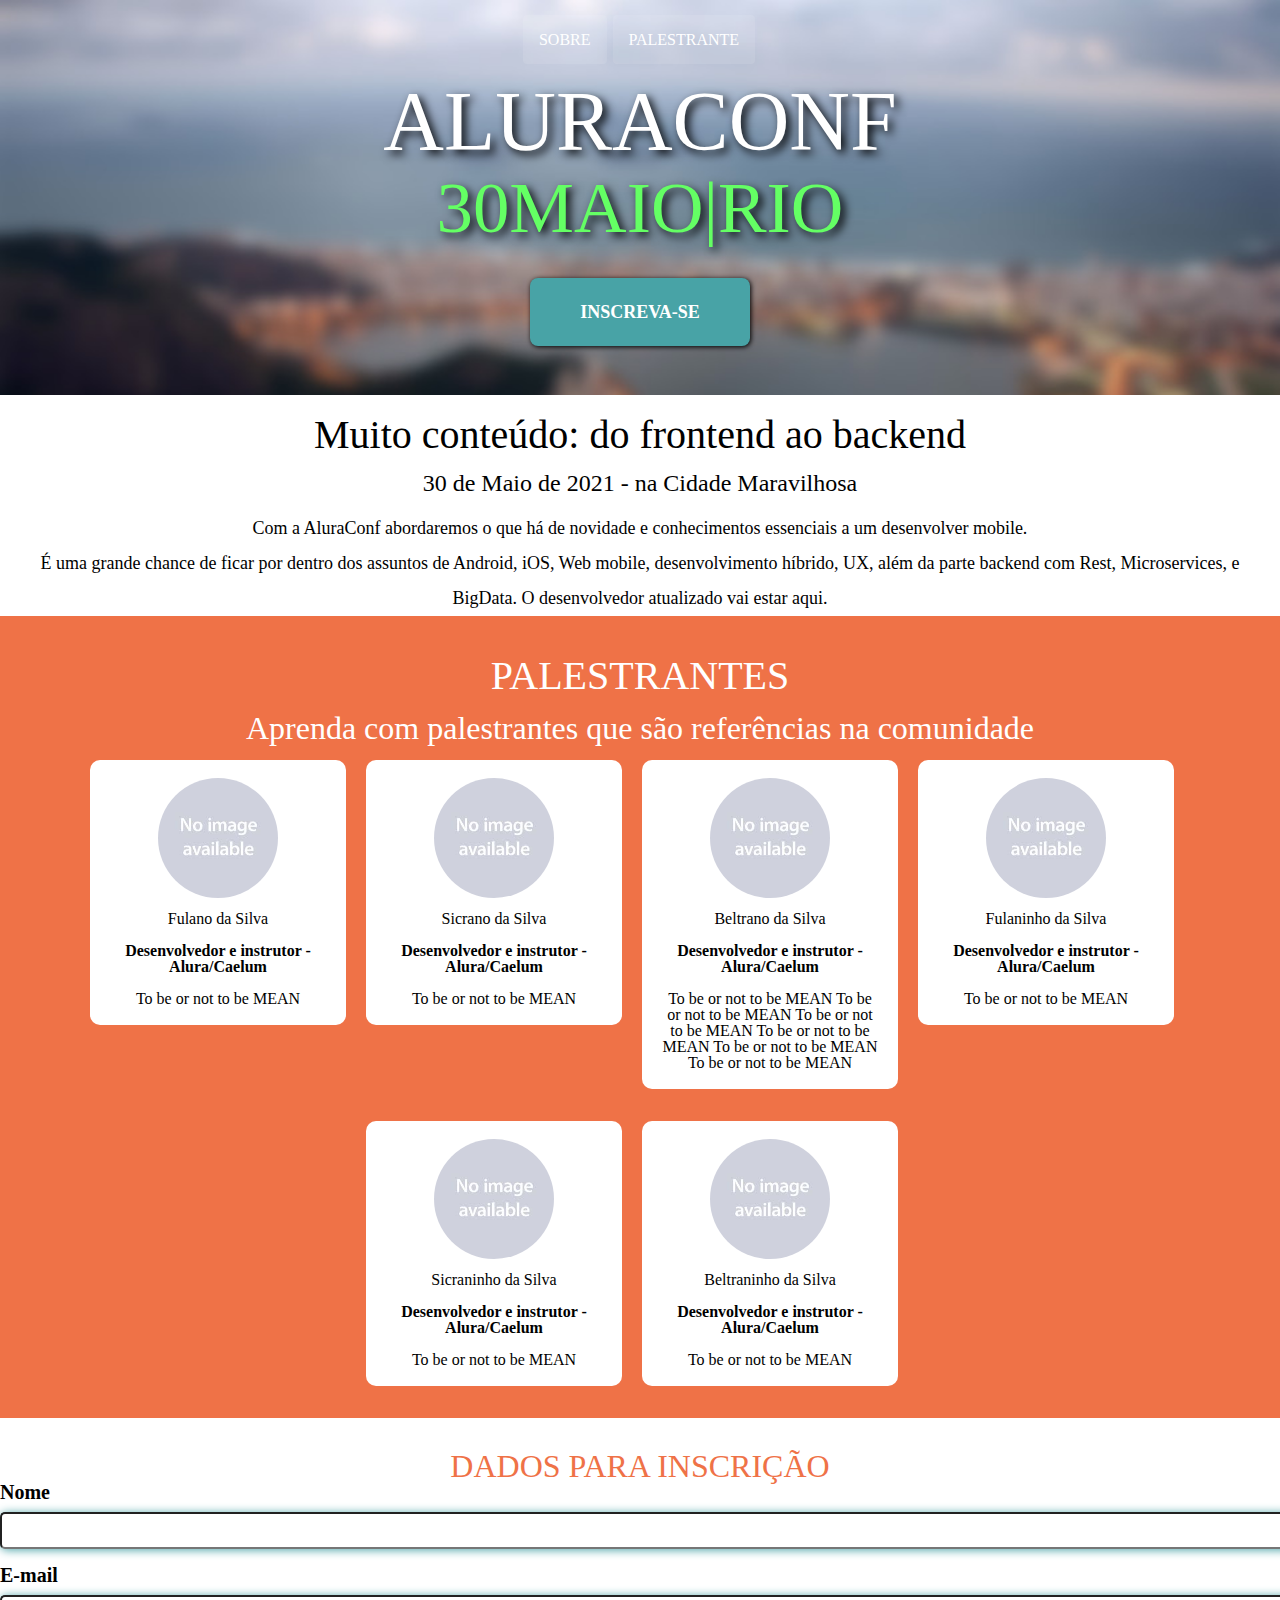
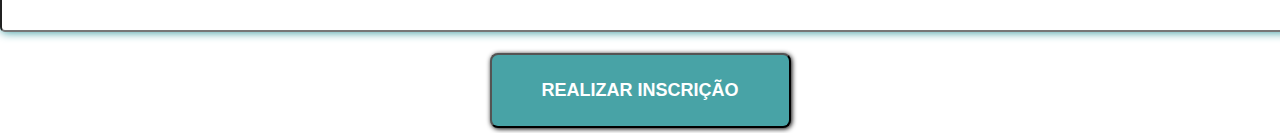
<file: projeto_alura_conf/index.html>
<!DOCTYPE html>
<html lang="pt">

<head>
    <meta charset="UTF-8">
    <meta name="viewport" content="width=device-width">
    <link rel="stylesheet" href="css/reset.css">
    <link rel="stylesheet" href="css/base.css">
    <link rel="stylesheet" href="css/header.css">
    <link rel="stylesheet" href="css/about.css">
    <link rel="stylesheet" href="css/speakers.css">
    <link rel="stylesheet" href="css/form.css">
      
    <title>Aluraconf</title>
</head>

<body>
    <header class="header">
        <nav class="main-menu">
            <ul>
                <li class="menu-item"><a href="#panel-about">Sobre</a></li>
                <li class="menu-item"><a href="#panel-speakers">Palestrante</a></li>
            </ul>
        </nav>

        <div class="jumbotron">
            <section class="panel-main">
                <h1 class="title">ALURACONF</h1>
                <h2 class="subtitle">30MAIO|RIO</h2>
            </section>

            <section class="panel-subscribe">
                <a href="#panel-form" class="button">Inscreva-se</a>
            </section>
        </div>
    </header> 
    
    <section class="panel panel-about" id="panel-about">
        <div class="container">
            <h2 class="title">Muito conteúdo: do frontend ao backend</h2>
            <h3 class="subtitle">30 de Maio de 2021 - na Cidade Maravilhosa</h3>

            <div class="about-description">
                <p>Com a AluraConf abordaremos o que há de novidade e conhecimentos essenciais a um desenvolver mobile.</p>
                <p> É uma grande chance de ficar por dentro dos assuntos de Android, iOS, Web mobile, desenvolvimento híbrido, UX, além da parte backend com Rest, Microservices, e BigData. O desenvolvedor atualizado vai estar aqui.</p>
            </div>
        </div>
    </section>

    <section class="panel panel-speakers" id="panel-speakers">
        <div class="container">
            <div class="about-speakers">
                <h2 class="title">PALESTRANTES</h2>
                <h3 class="subtitle">Aprenda com palestrantes que são referências na comunidade</h3>
            </div>

            <ul class="speakers">
                <li class="speaker">    
                    <figure class="speaker-portrait">    
                        <img class="speaker-image" src="img/palestrantes/placeholder.jpeg" alt="foto do palestrante">    
                        <figcaption class="speaker-name">Fulano da Silva</figcaption>    
                        <p class="speaker-bio">Desenvolvedor e instrutor - Alura/Caelum</p>    
                    </figure>

                    <p class="speaker-speach">To be or not to be MEAN</p>    
                </li>
                
                <li class="speaker">    
                    <figure class="speaker-portrait">    
                        <img class="speaker-image" src="img/palestrantes/placeholder.jpeg" alt="foto do palestrante">    
                        <figcaption class="speaker-name">Sicrano da Silva</figcaption>    
                        <p class="speaker-bio">Desenvolvedor e instrutor - Alura/Caelum</p>    
                    </figure>

                    <p class="speaker-speach">To be or not to be MEAN</p>    
                </li> 

                <li class="speaker">    
                    <figure class="speaker-portrait">    
                        <img class="speaker-image" src="img/palestrantes/placeholder.jpeg" alt="foto do palestrante">    
                        <figcaption class="speaker-name">Beltrano da Silva</figcaption>    
                        <p class="speaker-bio">Desenvolvedor e instrutor - Alura/Caelum</p>    
                    </figure>

                    <p class="speaker-speach">To be or not to be MEAN To be or not to be MEAN To be or not to be MEAN To be or not to be MEAN To be or not to be MEAN To be or not to be MEAN</p>    
                </li> 

                <li class="speaker">    
                    <figure class="speaker-portrait">    
                        <img class="speaker-image" src="img/palestrantes/placeholder.jpeg" alt="foto do palestrante">    
                        <figcaption class="speaker-name">Fulaninho da Silva</figcaption>    
                        <p class="speaker-bio">Desenvolvedor e instrutor - Alura/Caelum</p>    
                    </figure>

                    <p class="speaker-speach">To be or not to be MEAN</p>    
                </li> 

                <li class="speaker">    
                    <figure class="speaker-portrait">    
                        <img class="speaker-image" src="img/palestrantes/placeholder.jpeg" alt="foto do palestrante">    
                        <figcaption class="speaker-name">Sicraninho da Silva</figcaption>    
                        <p class="speaker-bio">Desenvolvedor e instrutor - Alura/Caelum</p>    
                    </figure>

                    <p class="speaker-speach">To be or not to be MEAN</p>    
                </li> 

                <li class="speaker">    
                    <figure class="speaker-portrait">    
                        <img class="speaker-image" src="img/palestrantes/placeholder.jpeg" alt="foto do palestrante">    
                        <figcaption class="speaker-name">Beltraninho da Silva</figcaption>    
                        <p class="speaker-bio">Desenvolvedor e instrutor - Alura/Caelum</p>    
                    </figure>

                    <p class="speaker-speach">To be or not to be MEAN</p>    
                </li> 
            </ul>
        </div>
    </section>

    <section class="panel-form" id="panel-form">
        <div class="container"></div>
            <h2 class="title">Dados para inscrição</h2>
            <form>            
                <div class="field">
                    <label class="field-label">Nome</label>
                    <input class="field-input">
                </div>

                <div class="field">
                    <label class="field-label">E-mail</label>
                    <input class="field-input">
                </div>
                
                <div class="button-place">
                    <button class="button">REALIZAR INSCRIÇÃO</button>
                </div>
            </form>
        </div>
    </section>

    <script src="js/jquery.js"></script>
    <script src="js/index.js"></script>
</body>
</html>
</file>
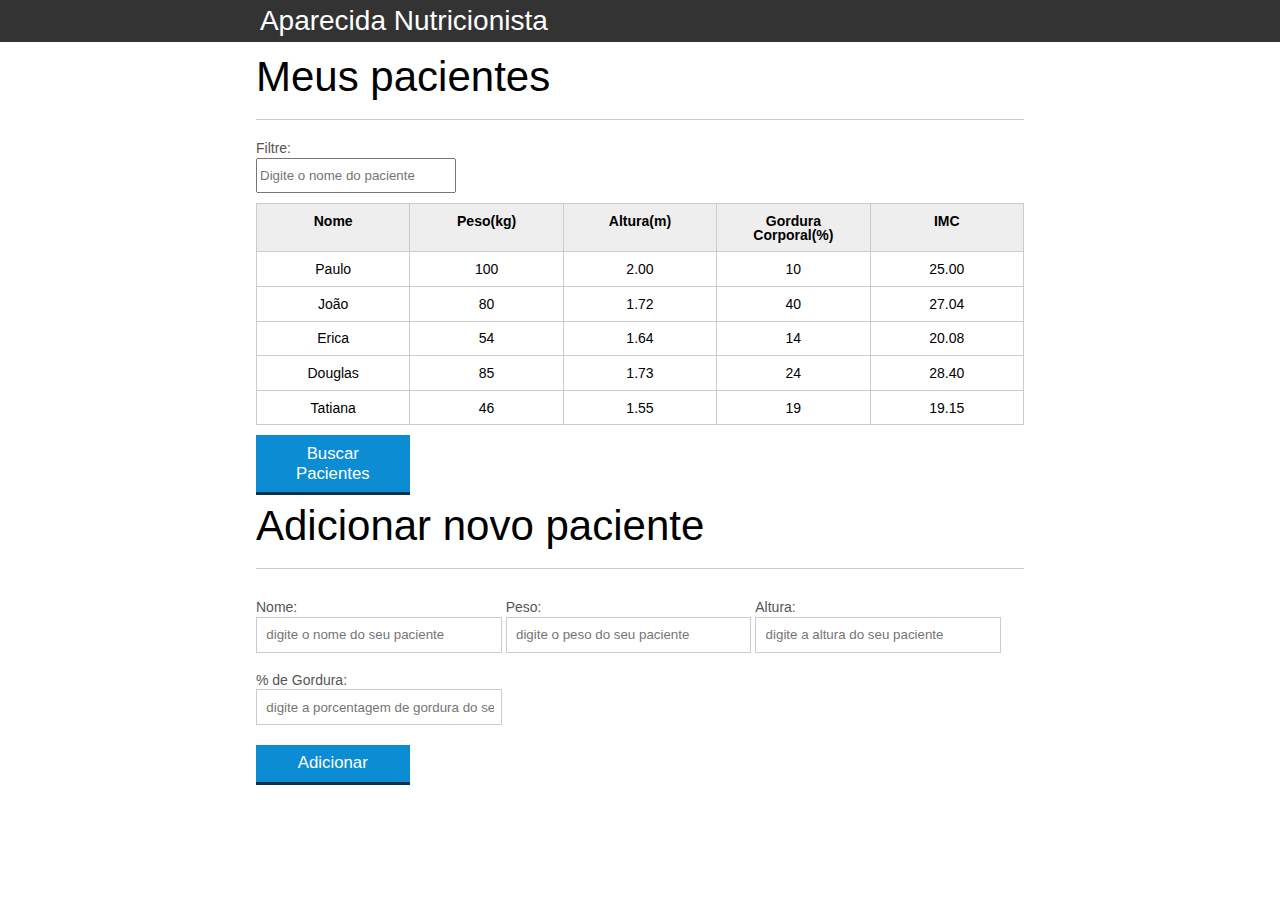
<file: projeto_aparecida_nutricao/index.html>
<!--
<!DOCTYPE html>
<html lang="pt-br">
	<head>
		<meta charset="UTF-8">
		<title>Aparecida Nutrição</title>
		<link rel="icon" href="favicon.ico" type="image/x-icon">
		<link rel="stylesheet" type="text/css" href="css/reset.css">
		<link rel="stylesheet" type="text/css" href="css/index.css">

	</head>
	<body>

		<header>
			<div class="container">
				<h1>Aparecida Nutrição</h1>
			</div>
		</header>
		<main>
			<section class="container">
				<h2>Meus pacientes</h2>
				<table>
					<thead>
						<tr>
							<th>Nome</th>
							<th>Peso(kg)</th>
							<th>Altura(m)</th>
							<th>Gordura Corporal(%)</th>
							<th>IMC</th>
						</tr>
					</thead>
					<tbody id="tabela-pacientes">
						<tr class="paciente" >
							<td class="info-nome">Paulo</td>
							<td class="info-peso">100</td>
							<td class="info-altura">2.00</td>
							<td class="info-gordura">10</td>
							<td class="info-imc">0</td>
						</tr>

						<tr class="paciente" >
							<td class="info-nome">João</td>
							<td class="info-peso">80</td>
							<td class="info-altura">1.72</td>
							<td class="info-gordura">40</td>
							<td class="info-imc">0</td>
						</tr>

						<tr class="paciente" >
							<td class="info-nome">Erica</td>
							<td class="info-peso">54</td>
							<td class="info-altura">1.64</td>
							<td class="info-gordura">14</td>
							<td class="info-imc">0</td>
						</tr>

						<tr class="paciente">
							<td class="info-nome">Douglas</td>
							<td class="info-peso">85</td>
							<td class="info-altura">1.73</td>
							<td class="info-gordura">24</td>
							<td class="info-imc">0</td>
						</tr>
						<tr class="paciente" >
							<td class="info-nome">Tatiana</td>
							<td class="info-peso">46</td>
							<td class="info-altura">1.55</td>
							<td class="info-gordura">19</td>
							<td class="info-imc">0</td>
						</tr>
					</tbody>
				</table>

			</section>
		</main>

	<script>
		//console.log(document.querySelector("h1"));
		var titulo = document.querySelector("h1");
		//console.log(titulo);
    	//console.log(titulo.textContent);
		titulo.textContent = "Aparecida Nutricionista";
	</script>

	</body>
</html>
-->

<!DOCTYPE html>
<html lang="pt-br">
	<head>
		<meta charset="UTF-8">
		<title>Aparecida Nutrição</title>
		<link rel="icon" href="favicon.ico" type="image/x-icon">
		<link rel="stylesheet" type="text/css" href="css/reset.css">
		<link rel="stylesheet" type="text/css" href="css/index.css">
	</head>

	<body>
		<header>
			<div class="container">
				<h1 class="titulo">Aparecida Nutrição</h1>
			</div>
		</header>

		<main>
			<section class="container">
				<h2>Meus pacientes</h2>
				<label for="filtrar-tabela">Filtre:</label>
				<input type="text" name="filtro" id="filtrar-tabela" placeholder="Digite o nome do paciente">
				<table>
					<thead>
						<tr>
							<th>Nome</th>
							<th>Peso(kg)</th>
							<th>Altura(m)</th>
							<th>Gordura Corporal(%)</th>
							<th>IMC</th>
						</tr>
					</thead>
					<tbody id="tabela-pacientes">
						<tr class="paciente" id="primeiro-paciente">
							<td class="info-nome">Paulo</td>
							<td class="info-peso">100</td>
							<td class="info-altura">2.00</td>
							<td class="info-gordura">10</td>
							<td class="info-imc">0</td>
						</tr>

						<tr class="paciente" >
							<td class="info-nome">João</td>
							<td class="info-peso">80</td>
							<td class="info-altura">1.72</td>
							<td class="info-gordura">40</td>
							<td class="info-imc">0</td>
						</tr>

						<tr class="paciente" >
							<td class="info-nome">Erica</td>
							<td class="info-peso">54</td>
							<td class="info-altura">1.64</td>
							<td class="info-gordura">14</td>
							<td class="info-imc">0</td>
						</tr>

						<tr class="paciente">
							<td class="info-nome">Douglas</td>
							<td class="info-peso">85</td>
							<td class="info-altura">1.73</td>
							<td class="info-gordura">24</td>
							<td class="info-imc">0</td>
						</tr>
						<tr class="paciente" >
							<td class="info-nome">Tatiana</td>
							<td class="info-peso">46</td>
							<td class="info-altura">1.55</td>
							<td class="info-gordura">19</td>
							<td class="info-imc">0</td>
						</tr>
					</tbody>
				</table>

				<span id="erro-ajax" class="invisivel">Erro ao buscar os pacientes</span>

				<button id="buscar-pacientes" class="botao bto-principal">Buscar Pacientes</button>
			</section>
		</main>

			<section class="container">
			<h2 id="titulo-form">Adicionar novo paciente</h2>
			<!--<span id="mensagem-erro"></span>-->
			<ul id="mensagens-erro"></ul>
			<form id="form-adiciona">
				<div class="grupo">
					<label for="nome">Nome:</label>
					<input id="nome" name="nome" type="text" placeholder="digite o nome do seu paciente" class="campo">
				</div>
				<div class="grupo">
					<label for="peso">Peso:</label>
					<input id="peso" name="peso" type="text" placeholder="digite o peso do seu paciente" class="campo campo-medio">
				</div>
				<div class="grupo">
					<label for="altura">Altura:</label>
					<input id="altura" name="altura" type="text" placeholder="digite a altura do seu paciente" class="campo campo-medio">
				</div>
				<div class="grupo">
					<label for="gordura">% de Gordura:</label>
					<input id="gordura" type="text" placeholder="digite a porcentagem de gordura do seu paciente" class="campo campo-medio">
				</div>
		
				<button id="adicionar-paciente" class="botao bto-principal">Adicionar</button>
			</form>
		</section>		
		
	<!--Importação dos Javascripts. Repare que colocamos no atributo src o caminho relativo para nosso arquivo principal.js, ou seja a partir da pasta atual, vamos descer para a pasta js/ e em seguida linkar com arquivo.-->	
	<script src="js/calcula-imc.js"></script> 
	<script src="js/form-2.js"></script>
	<script src="js/remover-paciente.js" ></script>
	<script src="js/filtra.js" ></script>
	<script src="js/buscar-pacientes.js" ></script>

	</body>
</html>

<!-- 
DOM (Document Object Model), representação do HTML para o nosso JavaScript, acessível por uma palava do JavaScript chamada document.
No console do navegador, quando digitamos document e pressionamos "ENTER" em seguida, veremos tudo o que está na página HTML.
O document será a ponte entre o JavaScript e o HTML, e tudo que for alterado nele será alterado na exibição para o usuário.
Algumas tags, como h1, h2, p e span, possuem um conteúdo de texto. Nesses casos, o JavaScript possui uma propriedade que nos permite acessá-lo: textContent.
E para alterar um texto, basta usar o textContent e passar um novo valor para o variável (no casovariável 'titulo'), igualando-o a um novo texto (Aparecida Nutricionista)

Trata-se de uma boa prática separarmos o código JavaScript do HTML, no entanto, o código ainda está completo no index.html, atuando independentemente.
O trecho JS está salvo na tag <script>.
É interessante desacoplarmos os códigos em arquivos diferentes, com diferentes extensões, .js, .html - já temos o código CSS separado em um arquivo .css.
A tag <script> continuará na página index.html, porém, ela não ficará vazia, e apontará para o arquivo JavaScript externo que criamos, por meio do atributo src (referente ao termo source)
-->
</file>
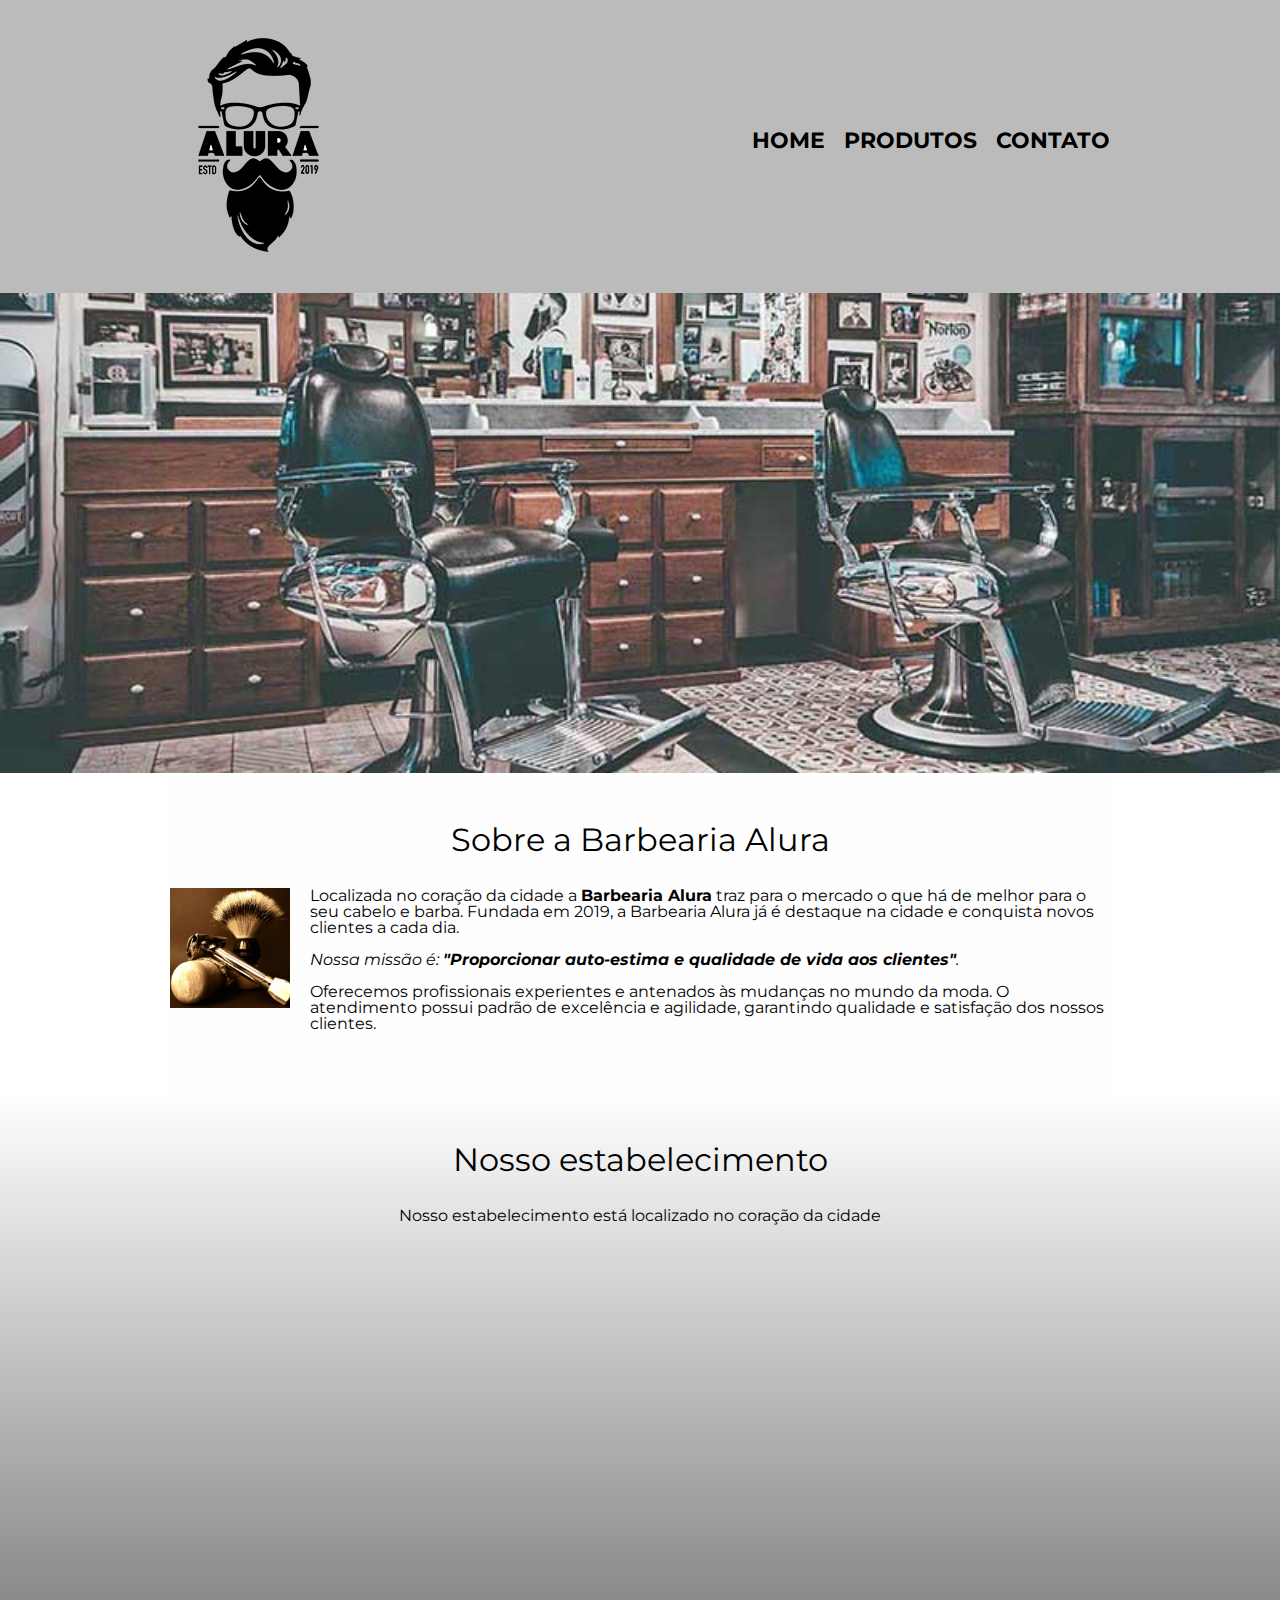
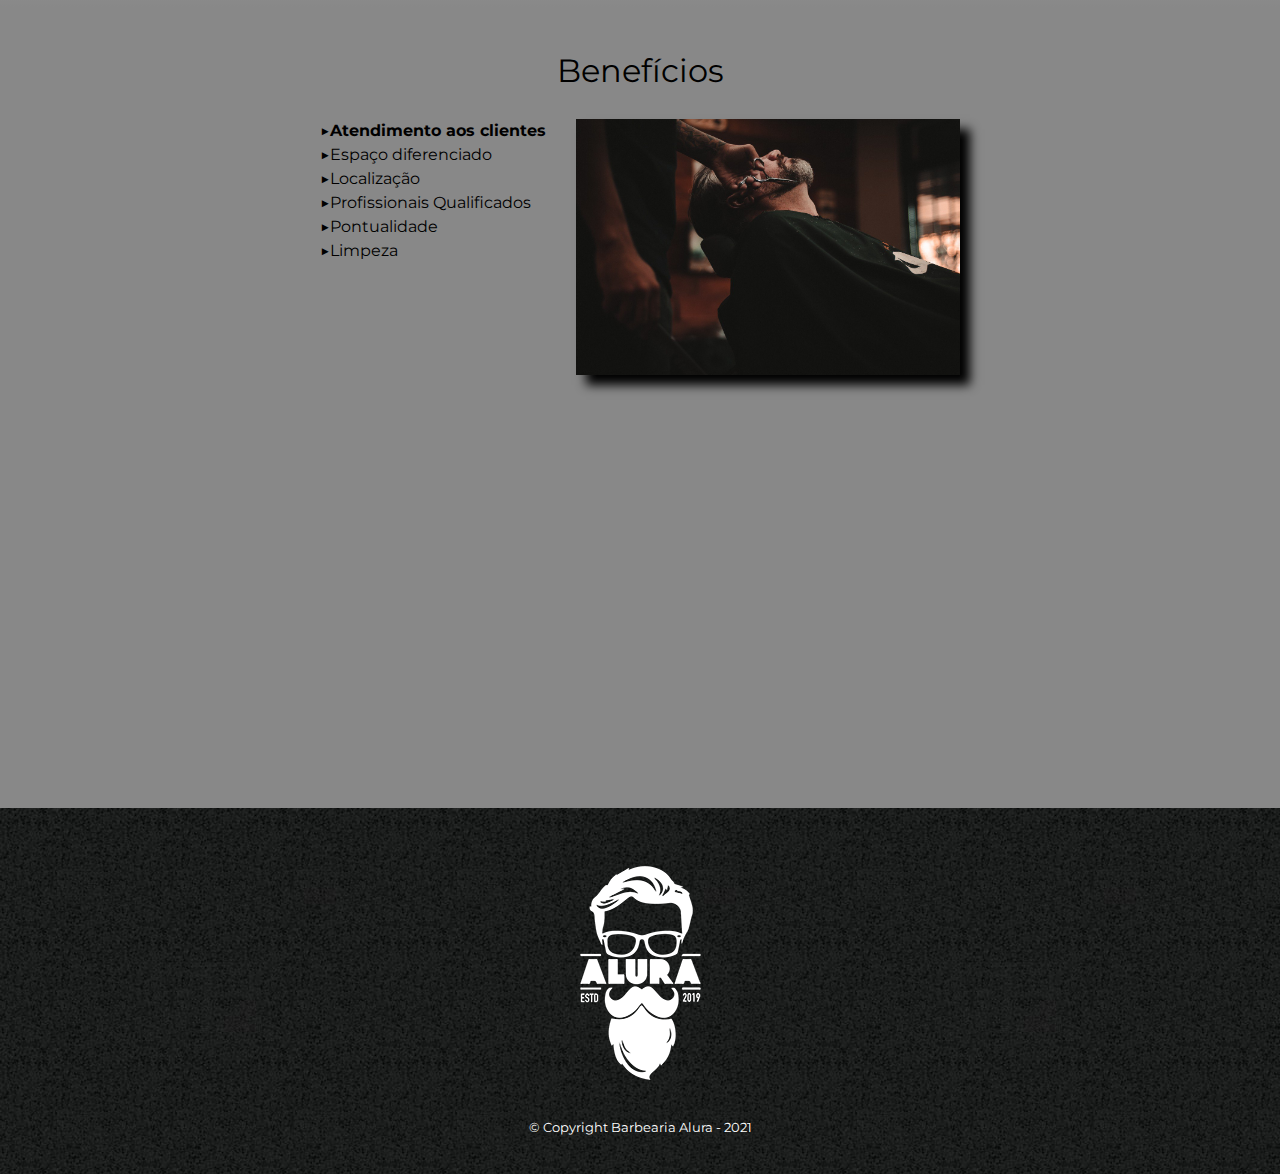
<file: projeto_barbearia_alura/index.html>
<!DOCTYPE html>
<html lang="pt-br">
    <head>
        <meta charset="UTF-8">
        <meta name="viewport" content="width=device-width">

        <title>Barbearia Alura</title>
        <link rel = "stylesheet" href = "css/reset.css">
        <link rel = "stylesheet" href = "css/style.css">
        <link rel="preconnect" href="https://fonts.gstatic.com">
        <link href="https://fonts.googleapis.com/css2?family=Montserrat:wght@200&display=swap" rel="stylesheet">  
    </head>

    <body>
        <header>
            <div class = "caixa">
                <h1><img src = "img/logo.png"></h1>

                <nav>
                    <ul>
                        <li><a href = "index.html">Home</a></li>
                        <li><a href = "produtos.html">Produtos</a></li>
                        <li><a href = "contato.html">Contato</a></li>
                    </ul>
                </nav>
            </div>
        </header>

        <img class = "banner" src="img/banner.jpg">
        <main>
            <section class="principal">
                <h2 class="titulo-principal">Sobre a Barbearia Alura</h2>

                <img class="utensilios" src="img/utensilios.jpg" alt="Utensílios de um barbeiro.">

                <p>Localizada no coração da cidade a <strong>Barbearia Alura</strong> traz para o mercado o que há de melhor para o seu cabelo e barba. Fundada em 2019, a Barbearia Alura já é destaque na cidade e conquista novos clientes a cada dia.</p>

                <p id="missao"><em>Nossa missão é: <strong>"Proporcionar auto-estima e qualidade de vida aos clientes"</strong>.</em></p>

                <p>Oferecemos profissionais experientes e antenados às mudanças no mundo da moda. O atendimento possui padrão de excelência e agilidade, garantindo qualidade e satisfação dos nossos clientes.</p> 
            </section>

            <section class="mapa">
                <h3 class="titulo-principal">Nosso estabelecimento</h3>
                <p>Nosso estabelecimento está localizado no coração da cidade</p>

                <div class="mapa-conteudo">
                    <iframe src="https://www.google.com/maps/embed?pb=!1m18!1m12!1m3!1d468251.84368170216!2d-46.82701115022678!3d-23.52467733703915!2m3!1f0!2f0!3f0!3m2!1i1024!2i768!4f13.1!3m3!1m2!1s0x94ce5a2b2ed7f3a1%3A0xab35da2f5ca62674!2sCaelum%20-%20Escola%20de%20Tecnologia!5e0!3m2!1spt-BR!2sbr!4v1618516464717!5m2!1spt-BR!2sbr" width="100%" height="300" style="border:0;" allowfullscreen="" loading="lazy"></iframe>
                </div>
            </section>

            <section class="beneficios">
                <h3 class="titulo-principal">Benefícios</h3>

                <div class="conteudo-beneficios">
                    <ul class="lista-beneficios">
                        <li class="itens">Atendimento aos clientes</li>
                        <li class="itens">Espaço diferenciado</li>
                        <li class="itens">Localização </li>
                        <li class="itens">Profissionais Qualificados</li>
                        <li class="itens">Pontualidade</li> 
                        <li class="itens">Limpeza</li> 
                    </ul><img src="img/beneficios.jpg" class="imagem-beneficios">
                </div>

                <div class="video">
                    <iframe width="100%" height="315" src="https://www.youtube.com/embed/wcVVXUV0YUY" title="YouTube video player" frameborder="0" allow="accelerometer; autoplay; clipboard-write; encrypted-media; gyroscope; picture-in-picture" allowfullscreen></iframe>
                </div>
            </section>
        </main>

        <footer>
            <img src = "img/logo-branco.png">
            <p class = "copyright">&copy; Copyright Barbearia Alura - 2021</p>
        </footer>
    </body>
</html>

<!--
Com um arquivo externo, e fazendo referência a esse arquivo, podemos usar o mesmo CSS em páginas diferentes.
Como é uma folha de estilos em cascata, a cascata vai descendo, e o que eu faço no elemento pai reflete para o elemento filho.
Representação das cores o CSS: com o nome das cores (red); hexadecimal (#FF0000)  e RGB ( rgb(255,0,0) ) - exemplos de representação da cor vermelha

Altura: height = coloco em pixels, por exemplo, 100 pixels, ou 100px
A largura (width) de um elemento geralmente é adicionada em pixels, ou podemos também colocar a largura em percentual. Se eu quero que ocupe a página inteira, vou colocar 100%.
Espaçamento interno: padding = configurado de várias formas. Ou ele funciona em todos os lados, ou só para cima, ou só para as laterais, ou só para baixo. 
Espaçamento externo:margin = ou para a direita ou para a esquerda.

lista não ordenada: tag ul, de unordered list -> lista sem ordem.
lista ordenada, é só trocar para ol, de ordered list.
tag li, de list item = para adicionar marcadores (bolinhas) em cada linha.
Lembrar que os identificadores (id) são únicos. Se temos uma lista com quatro itens e para marcar cada um deles, teríamos que criar quatro identificadores; para isso, utilizamos as classes.
Propriedade class = As classes no CSS servem para marcarmos itens, para posteriormente colocarmos estilo em cada um deles, só que são repetíveis. Ou seja, podemos marcar todos os nossos itens com a mesma classe.
No nosso CSS, vamos criar a referência para classe. Para fazer isso, quando usamos o identificador, usamos a #. Quando usamos uma classe, colocamos um “.”.

Não confundir head (cabeça) com header (cabeçalho)
Não é recomendado criar estilos usando tags. O ideal é usar classes para tudo!

Existem fontes públicas, fontes em que o código é aberto e podemos realizar modificações e as fontes proprietárias que são de algumas empresas ou marcas. Há diversos agregadores de fontes disponíveis na internet, e um deles é o Google Fonts. Encontraremos uma diversidade imensa de fontes e todas preparadas para web.

O display quando configurado com inline-block, possui um detalhe que modifica o modo de exibição: ele interpreta no HTML todas as linhas do bloco de código, incluisive os espaços vazios entre a lista e a imagem. Portanto, quando utilizamos esse recurso, os elementos no HTML precisam estar colados, para que esse espaço não reflita na exibição da pagina:
    <ul class="lista-beneficios">
        <li class="itens">Localização</li>
        <li class="itens">Profissionais Qualificados</li>
    </ul><img src="beneficios.jpg" class="imagembeneficios">
-->
</file>
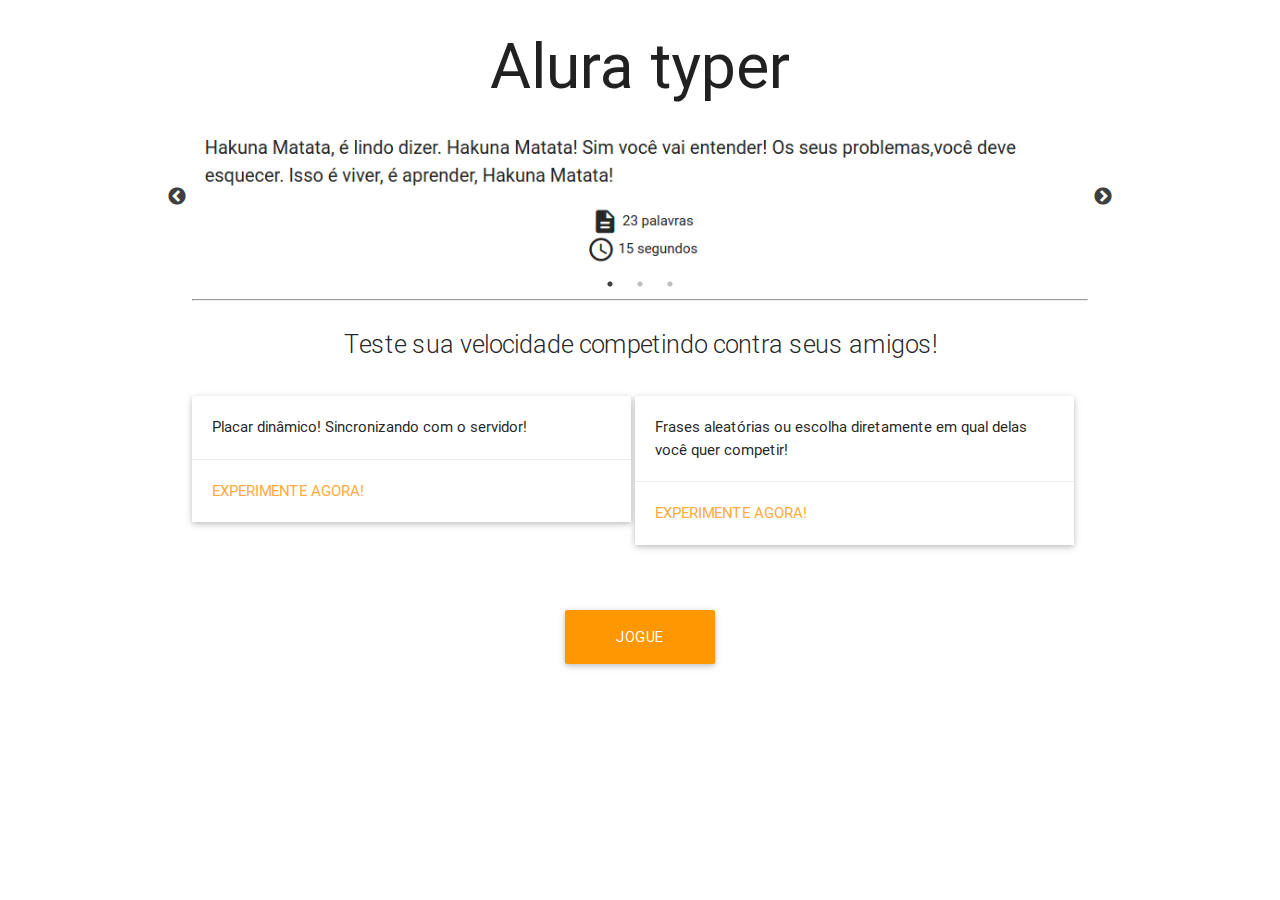
<file: projeto_alura_typer/public/index.html>
<!DOCTYPE html>
<html lang="en">
<head>
    <meta charset="UTF-8">
    <title>Alura Typer</title>
    <!--Import materialize.css-->
    <link rel="stylesheet" href="css/libs/materialize.min.css">
    <!-- Import Google Material Icons -->
    <link href="css/libs/google-fonts.css" rel="stylesheet">

    <link rel="stylesheet" type="text/css" href="slick/slick.css"/>
    <link rel="stylesheet" type="text/css" href="slick/slick-theme.css"/>

    <link  rel="stylesheet" href="css/index.css">
</head>
<body>
    <section class="container">
        <h1 class="center titulo header">Alura typer</h1>
        <div class="slider">
            <img src="img/slide1.png" class="imagem-jogo">
            <img src="img/slide2.png" class="imagem-jogo">
            <img src="img/slide3.png" class="imagem-jogo">
        </div>
        <hr>
        <p class="flow-text center">Teste sua velocidade competindo contra seus amigos!</p>
        <div class="card">
           <div class="card-image">
             <!-- <img src="images/sample-1.jpg"> -->
           </div>
           <div class="card-content">
             <p>Placar dinâmico! Sincronizando com o servidor!</p>
           </div>
           <div class="card-action">
             <a href="principal.html">Experimente agora!</a>
           </div>
         </div>
         <div class="card">
           <div class="card-image">
             <!-- <img src="img/sl.jpg"> -->
           </div>
           <div class="card-content">
             <p>Frases aleatórias ou escolha diretamente em qual delas você quer competir!</p>
           </div>
           <div class="card-action">
             <a href="principal.html">Experimente agora!</a>
           </div>
         </div>

         <a class="waves-effect waves-light btn-large orange" id="botao-jogue" href="principal.html">Jogue agora!</a>

    </section>

    <script src="js/jquery.js"></script>
    <script src="slick/slick.min.js"></script>
    <script src="js/slider.js"></script>
</body>
</html>
</file>
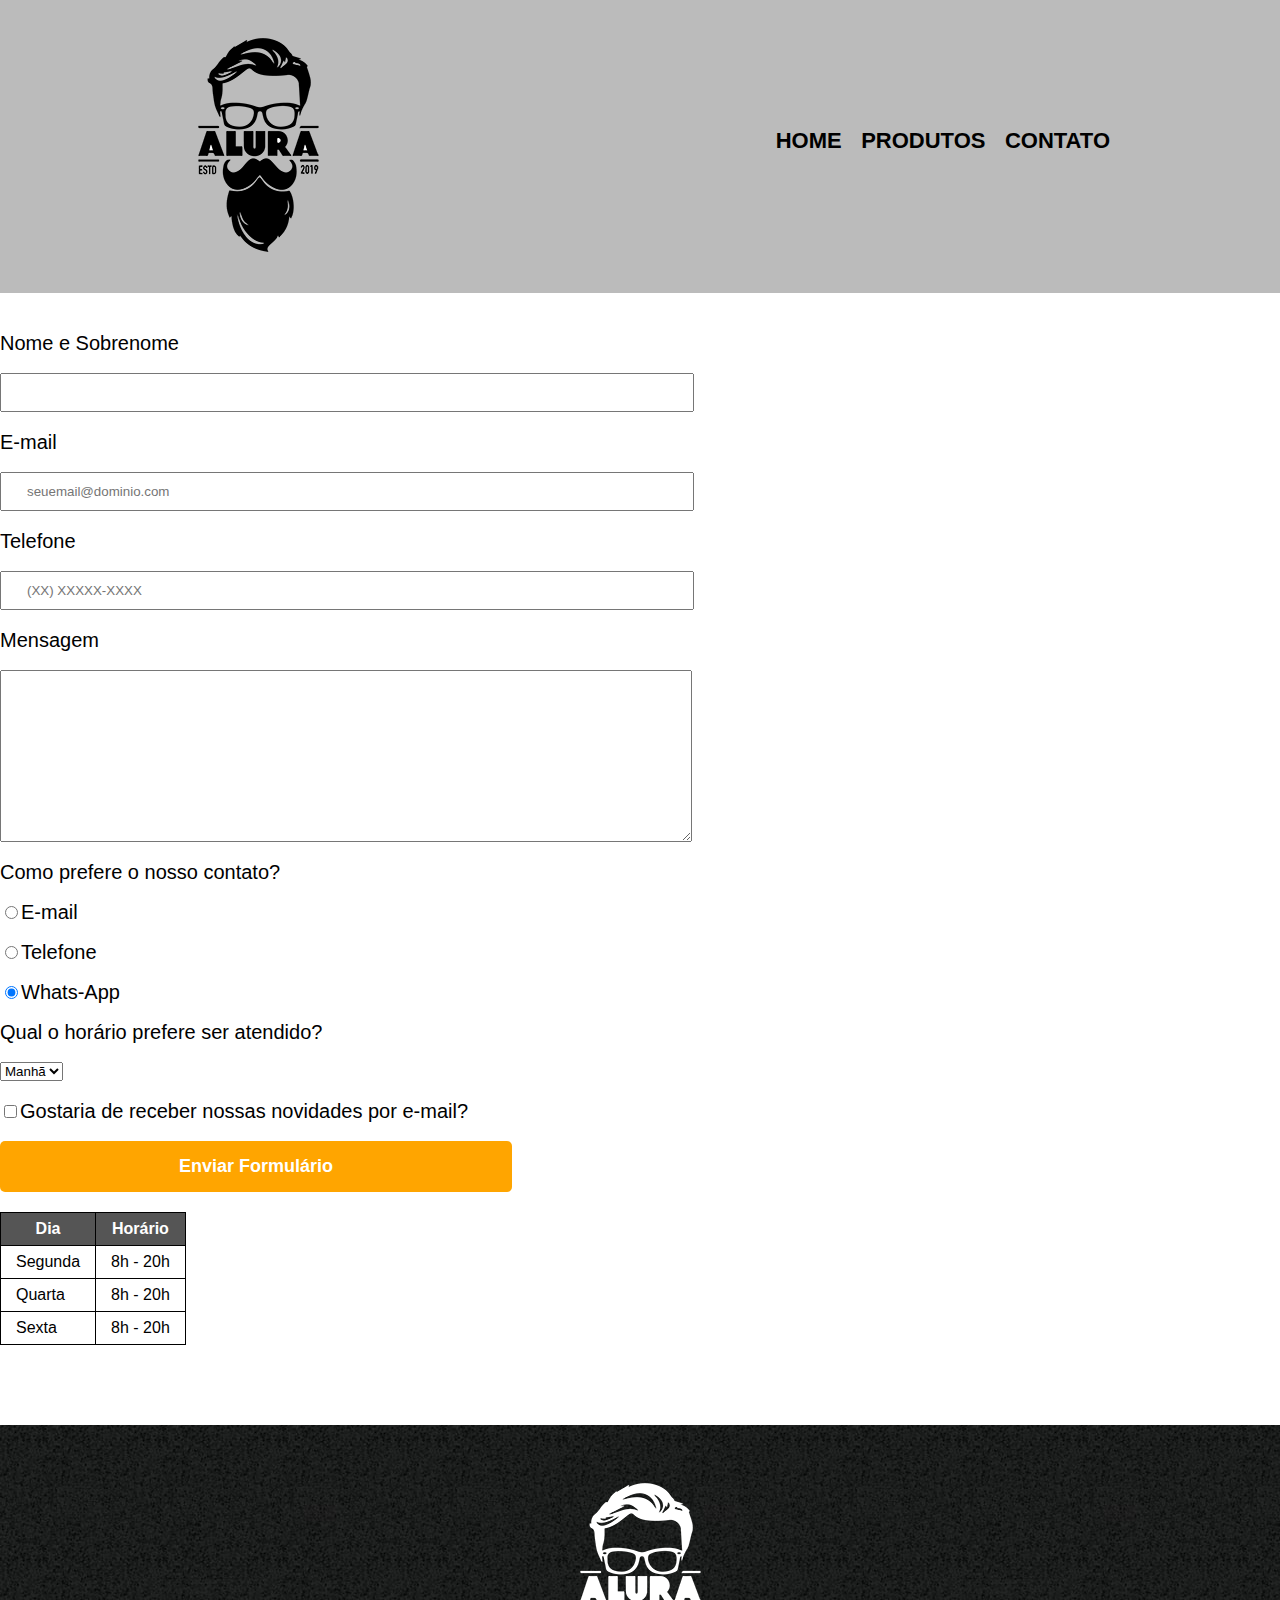
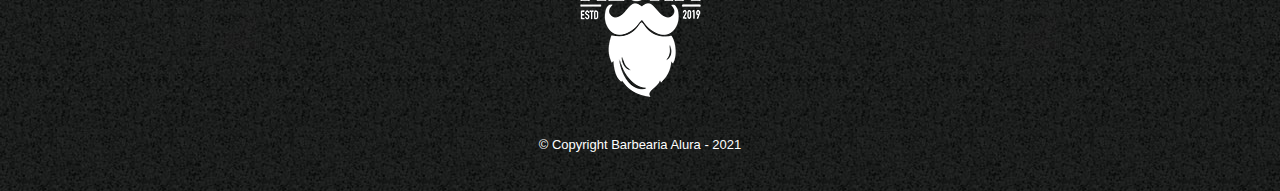
<file: projeto_barbearia_alura/contato.html>
<!DOCTYPE html>
<hlml>
    <head>
        <meta charset="UTF-8">
        <title>Contato - Barbearia Alura</title>

        <link rel = "stylesheet" href = "css/reset.css">
        <link rel = "stylesheet" href = "css/style.css">
    </head>

    <body>
        <header>
            <div class = "caixa">
                <h1><img src = "img/logo.png" alt="logo da barbearia alura"></h1>

                <nav>
                    <ul>
                        <li><a href = "index.html">Home</a></li>
                        <li><a href = "produtos.html">Produtos</a></li>
                        <li><a href = "contato.html">Contato</a></li>
                    </ul>
                </nav>
            </div>
        </header>

        <main>
            <form>
                <label for="nomesobrenome">Nome e Sobrenome</label>
                <input type="text" id="nomesobrenome" class="input-padrao" required>

                <label for="email">E-mail</label>
                <input type="email" id="email" class="input-padrao" placeholder="seuemail@dominio.com" required>

                <label for="telefone">Telefone</label>
                <input type="tel" id="telefone" class="input-padrao" placeholder="(XX) XXXXX-XXXX" required>

                <label for="mensagem">Mensagem</label>
                <textarea cols="70" rows="10" id="mensagem" class="input-padrao"></textarea>

                <fieldset>
                    <legend>Como prefere o nosso contato?</legend>

                    <label for="radio-email"><input type="radio" name="contato" value="email" id="radio-email">E-mail</label>
                  
                    <label for="radio-telefone"><input type="radio" name="contato" value="telefone" id="radio-telefone">Telefone</label>
                    
                    <label for="radio-whatsapp"><input type="radio" name="contato" value="whatsapp" id="radio-whatsapp" checked>Whats-App</label>                    
                </fildset>

                <fildset>
                    <legend>Qual o horário prefere ser atendido?</legend>
                    <select>
                        <option>Manhã</option>
                        <option>Tarde</option>
                        <option>Noite</option>
                    </select>
                </fildset>

                <label class="checkbox"><input type="checkbox">Gostaria de receber nossas novidades por e-mail?</label> <!--obs: checked do checkbox é opcional-->

                <input type="submit" value="Enviar Formulário" class="enviar"> 
            </form>

            <table>
                <thead>
                    <tr>
                        <th>Dia</th>
                        <th>Horário</th>
                    </tr>
                </thead>

                <tbody>
                    <tr>
                        <td>Segunda</td>
                        <td>8h - 20h</td>
                    </tr>
                    <tr>
                        <td>Quarta</td>
                        <td>8h - 20h</td>
                    </tr>
                    <tr>
                        <td>Sexta</td>
                        <td>8h - 20h</td>
                    </tr>
                </tbody>
            </table>
        </main>

        <footer>
            <img src = "img/logo-branco.png" alt="logo da barbearia alura"> 
            <p class = "copyright">&copy; Copyright Barbearia Alura - 2021</p>
        </footer>

    </body>
</hlml>
</file>
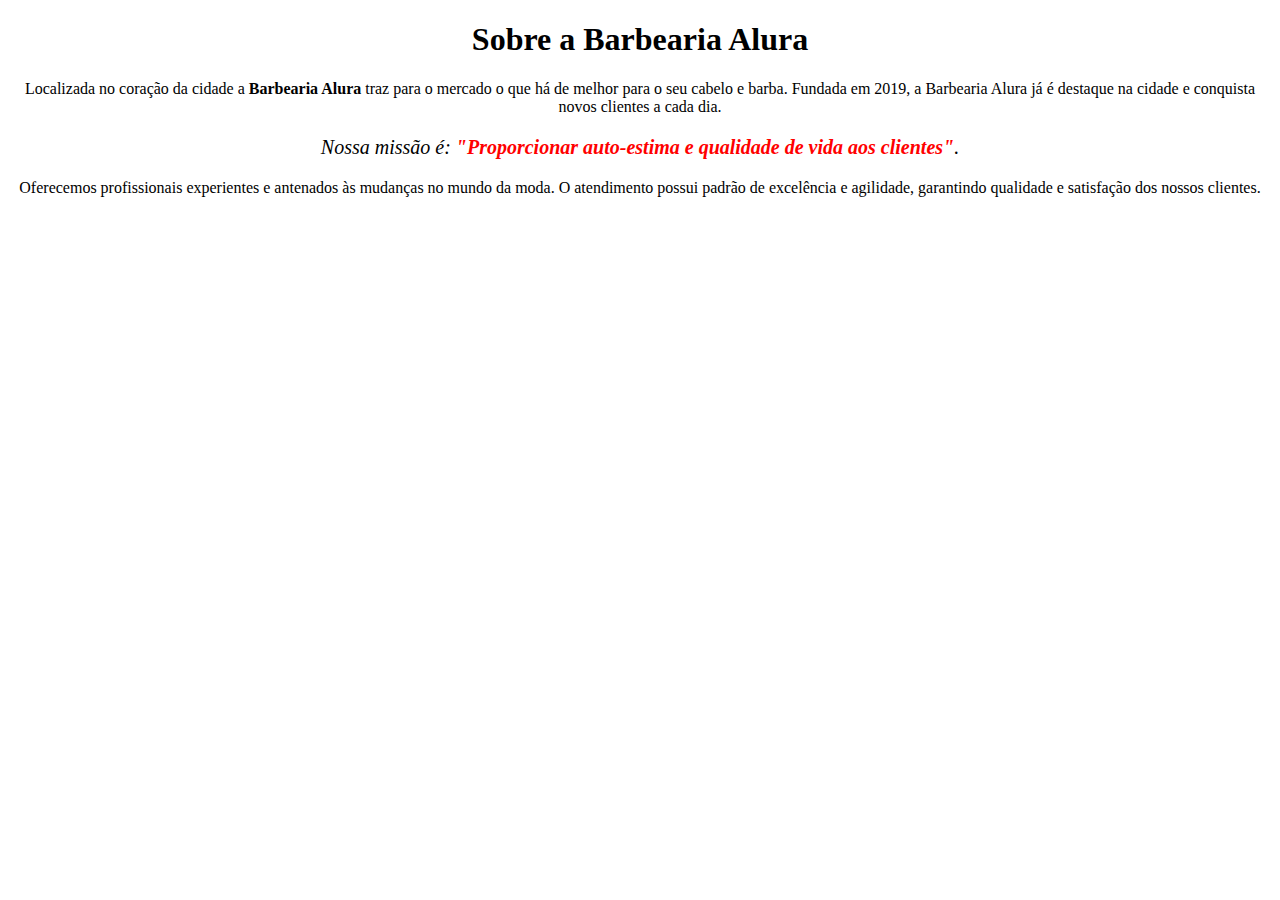
<file: projeto_barbearia_alura/index-teste.html>
<!--
<!DOCTYPE html>
<html lang="pt-br">
    <head>
        <meta charset="UTF-8">
        <title>Barbearia Alura</title>
    </head>

    <body>
        <h1 style="text-align: center">Sobre a Barbearia Alura</h1>

        <p style="text-align: center">Localizada no coração da cidade a <strong>Barbearia Alura</strong> traz para o mercado o que há de melhor para o seu cabelo e barba. Fundada em 2019, a Barbearia Alura já é destaque na cidade e conquista novos clientes a cada dia.</p>

        <p style="font-size: 20px; text-align: center"><em>Nossa missão é: <strong>"Proporcionar auto-estima e qualidade de vida aos clientes"</strong>.</em></p>

        <p style="text-align: center">Oferecemos profissionais experientes e antenados às mudanças no mundo da moda. O atendimento possui padrão de excelência e agilidade, garantindo qualidade e satisfação dos nossos clientes.</p> 
    </body>
</html>
-->

<!--
<!DOCTYPE html>
<html lang="pt-br">
    <head>
        <meta charset="UTF-8">
        <title>Barbearia Alura</title>
        <style> p {text-align: center} </style>
    </head>

    <body>
        <h1 style="text-align: center">Sobre a Barbearia Alura</h1>

        <p>Localizada no coração da cidade a <strong>Barbearia Alura</strong> traz para o mercado o que há de melhor para o seu cabelo e barba. Fundada em 2019, a Barbearia Alura já é destaque na cidade e conquista novos clientes a cada dia.</p>

        <p style="font-size: 20px"><em>Nossa missão é: <strong>"Proporcionar auto-estima e qualidade de vida aos clientes"</strong>.</em></p>

        <p>Oferecemos profissionais experientes e antenados às mudanças no mundo da moda. O atendimento possui padrão de excelência e agilidade, garantindo qualidade e satisfação dos nossos clientes.</p> 
    </body>
</html> 
-->

<!DOCTYPE html>
<html lang="pt-br">
    <head>
        <meta charset="UTF-8">
        <title>Barbearia Alura</title>
        <link rel="stylesheet" href="css/style-home.css">
        
    </head>

    <body>
        <h1 style="text-align: center"; background: #cccccc>Sobre a Barbearia Alura</h1>

        <p background: #cccccc>Localizada no coração da cidade a <strong>Barbearia Alura</strong> traz para o mercado o que há de melhor para o seu cabelo e barba. Fundada em 2019, a Barbearia Alura já é destaque na cidade e conquista novos clientes a cada dia.</p>

        <p style="font-size: 20px"; background: #cccccc><em>Nossa missão é: <strong>"Proporcionar auto-estima e qualidade de vida aos clientes"</strong>.</em></p>

        <p background: #cccccc>Oferecemos profissionais experientes e antenados às mudanças no mundo da moda. O atendimento possui padrão de excelência e agilidade, garantindo qualidade e satisfação dos nossos clientes.</p> 
    </body>
</html>

<!--
    marcação de destaque (negrito) = tag <strong></strong>; 
    uma marcação de ênfase (itálico) = tag <em></em>; 
    parágrafo de um texto = tag <p>
    <!DOCTYPE html> = serve para informar ao navegador qual versão do HTML estamos usando; nesse caso estamos usando a última versão disponível do HTML. A tag do DOCTYPE não precisa ser fechada.
    obs: estamos usando a versão 5. Ela trouxe várias modificações e modernidades para o código. Uma delas é que não precisamos mais botar a versão 4.0, 3.0 ou 5.0
    tag <html></html> é de conteúdo que serve para marcarmos tudo que é, dentro desta página, o HTML que vai ser renderizado no navegador.
    <meta charset="UTF-8"> = É preciso apontar para o navegador que estamos usando um dicionário que tem acentos e cedilha. 
    definir o título de uma página, através da tag <title>
    O HTML é dividido em duas partes. A primeira delas é o head(cabeça) que são as informações que estamos passando para o navegador, e a segunda é o body (corpo) que são as informações (c/as tags de conteúdo) que queremos exibir na página

    Alinhamento de texto (text-align)
    Tamanho da fonte (font-size)
    Cor de fundo (background)
    Cor do texto (color)

    CSS inline: na linha onde temos a nossa tag, adicionamos a propriedade do CSS
    A tag <style> dentro da tag podemos colocar marcações de CSS referentes aos elementos que temos no nosso HTML
    Representar cores no CSS: através do nome da dor;do seu hexadecimal; ou através de seu RGB.
-->
</file>
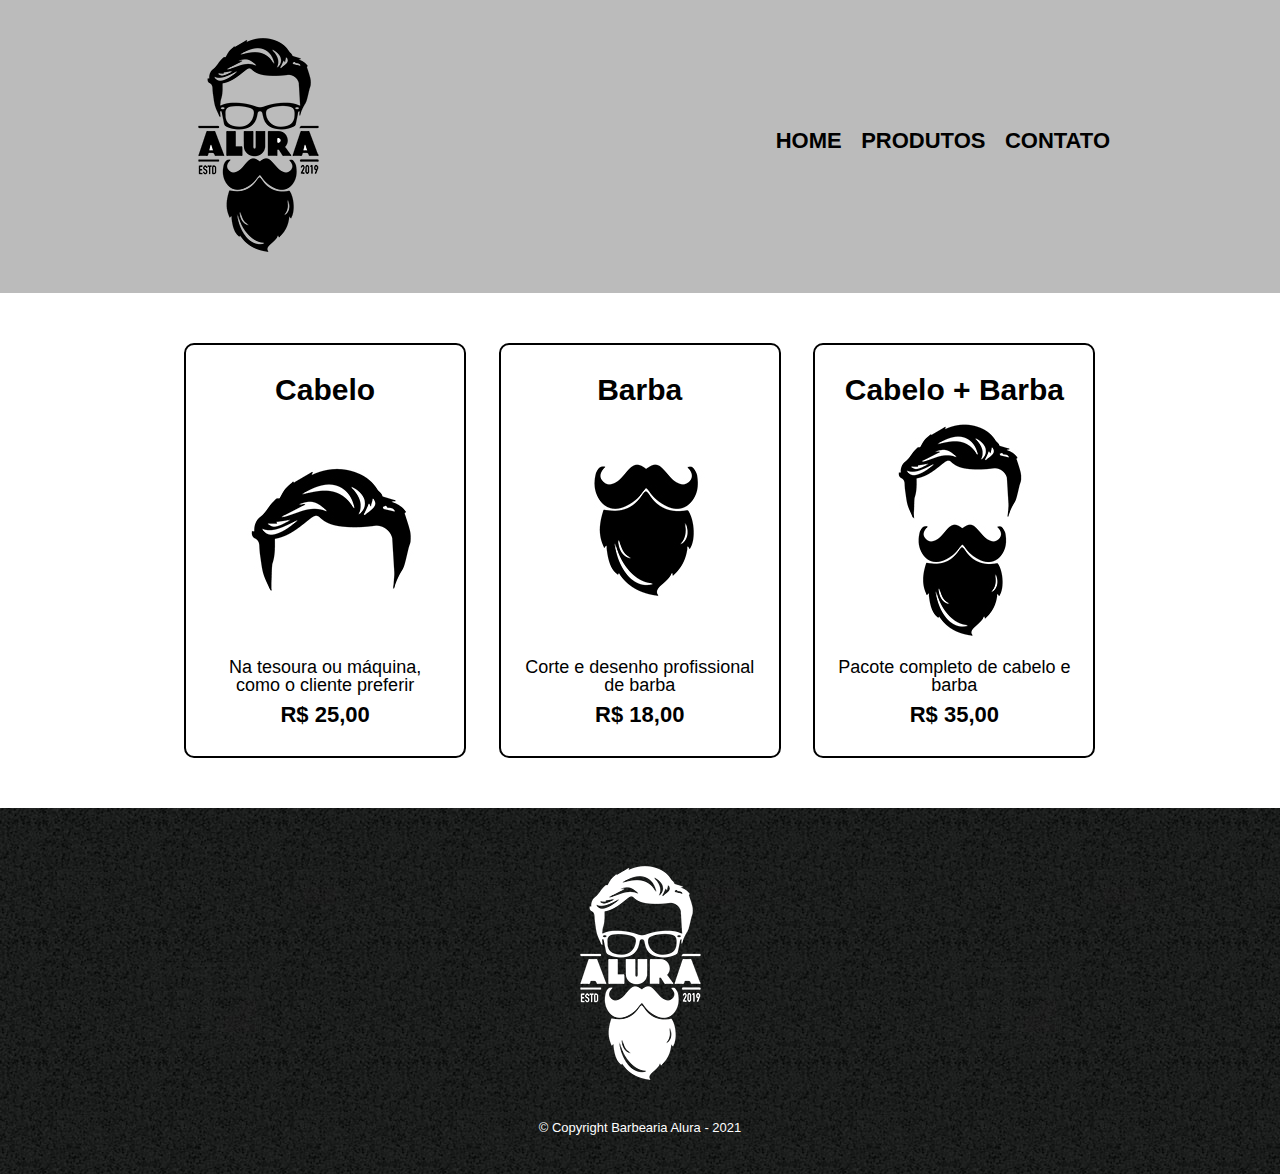
<file: projeto_barbearia_alura/produtos.html>
<!DOCTYPE html>
<hlml>
    <head>
        <meta charset="UTF-8">
        <title>Produtos - Barbearia Alura</title>

        <link rel = "stylesheet" href = "css/reset.css">
        <link rel = "stylesheet" href = "css/style.css">
    </head>

    <body>
        <header>
            <div class = "caixa">
                <h1><img src = "img/logo.png"></h1>

                <nav>
                    <ul>
                        <li><a href = "index.html">Home</a></li>
                        <li><a href = "produtos.html">Produtos</a></li>
                        <li><a href = "contato.html">Contato</a></li>
                    </ul>
                </nav>
            </div>
        </header>

        <main>
            <ul class = "produtos">
                <li>
                    <h2>Cabelo</h2>
                    <img src = "img/cabelo.jpg">
                    <p class = "produto-descricao">Na tesoura ou máquina, como o cliente preferir</p>
                    <p class = "produto-preco">R$ 25,00</p>
                </li> 

                <li>
                    <h2>Barba</h2>
                    <img src = "img/barba.jpg">
                    <p class = "produto-descricao">Corte e desenho profissional de barba</p>
                    <p class = "produto-preco">R$ 18,00</p>
                </li> 

                <li>
                    <h2>Cabelo + Barba</h2>
                    <img src = "img/cabelo+barba.jpg">
                    <p class = "produto-descricao">Pacote completo de cabelo e barba</p>
                    <p class = "produto-preco">R$ 35,00</p>
                </li> 
            </ul>
        </main>

        <footer>
            <img src = "img/logo-branco.png">
            <p class = "copyright">&copy; Copyright Barbearia Alura - 2021</p>
        </footer>

    </body>
</hlml>


<!--
As tags <!DOCTYPE>; <html>; <head> e <body>são fundamentais na estrutura de uma página.
A tag <a> serve justamente como uma âncora, um link, que vai nos levar para outro ponto na internet.
A gente precisa zerar a margem, zerar o espaçamento tanto do body, quanto do HTML: usa o reset CSS.

reset.css é um arquivo de CSS, que limpa tudo o que o navegador cria. Vários detalhes visuais são consertados a partir desse arquivo 
O navegador cria o estilo para todas as tags que ele acha adequadas, então precisamos removê-lo, para que o estilo que criamos não seja influenciado pelo estilo que o navegador adiciona

position static = é a posição natural que um elemento já está.
position relative = O elemento pode ser deslocado com o posicionamento relative, com o seu ponto inicial fixo, ou seja, ele vai olhar o ponto inicial, mas vai ter uma nova posição que é relativa àquela posição inicial.
position absolute = para mudar a posição do ponto inicial que ele se encontra, ou seja, consigo posicionar meu elemento em qualquer lugar da página.
Se eu tiro o absolute, ele está dentro do cabeçalho, se eu boto o elemento com o absoluto, ele sai do cabeçalho, o cabeçalho passa a ter um tamanho menor, ou seja, ele não mais faz parte daquilo ali, ele foi deslocado, ele está para frente. 

A lista é um elemento de bloco, ou seja, ele ocupa 100% da largura e cada um dos itens da lista também é um bloco, ele ocupa 100% da largura e o próximo item começa na linha de baixo. 
Inline block, por padrão, ele vai exibir a largura do conteúdo dele, mas ainda podemos alterar esse tamanho. 
Com inline block, queremos que cada um dos elementos, ele tenha uma largura que nós vamos dizer e além disso, queremos que cada um desses elementos, fique um do lado do outro.

As tags <main> para o conteúdo central da página e <footer> para o rodapé, ambos ficam no <body> da página.

Unicode (unicode table) é essa linguagem que tem vários itens específicos, vários caracteres diferentes.
-->
</file>
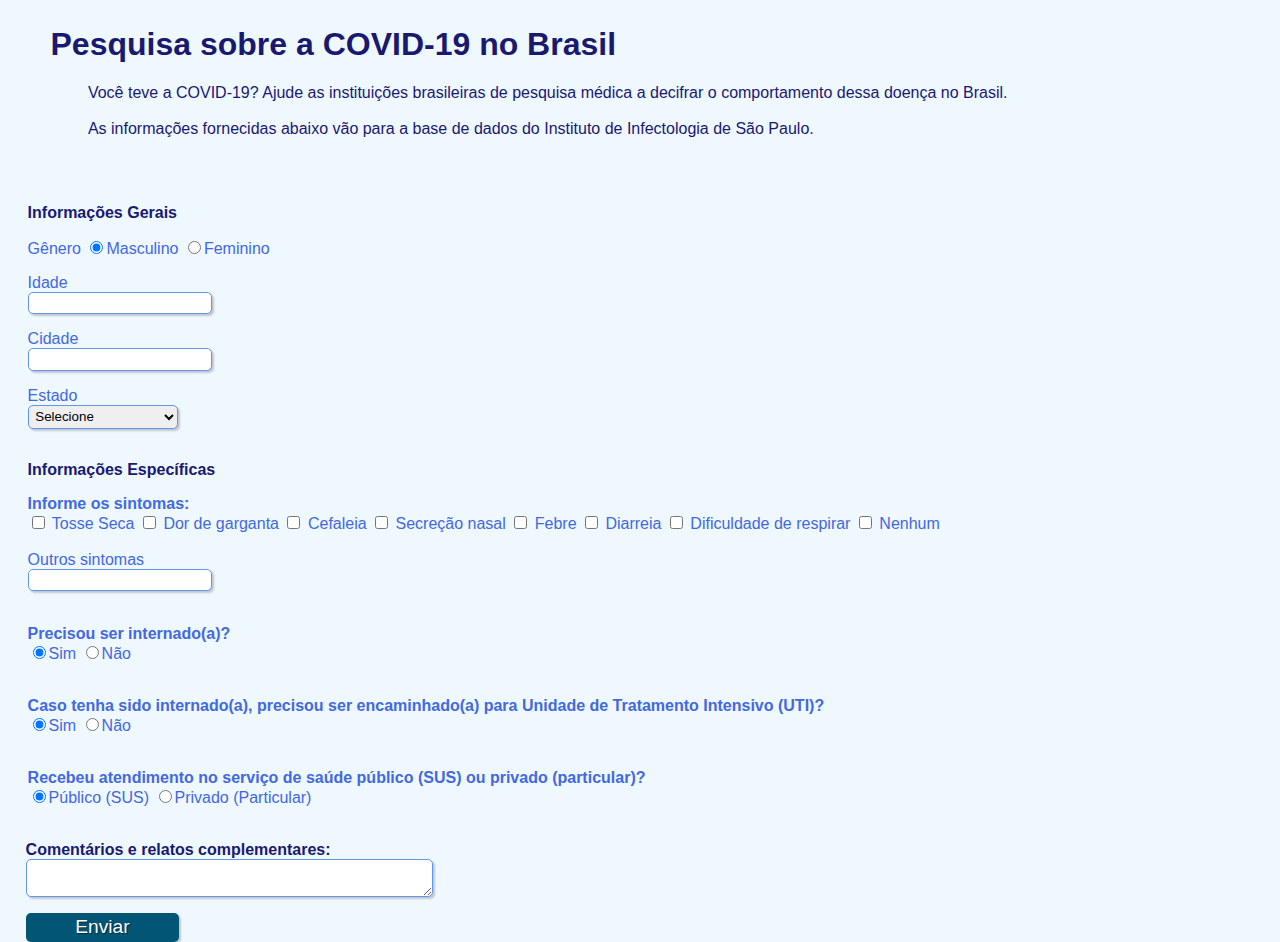
<file: projeto_covid_squad_mentoria/formulario.html>
<!DOCTYPE html>
<html lang="pt-br">

    <head>
        <meta charset="UTF-8">
        <meta http-equiv="X-UA-Compatible" content="IE=edge">
        <meta name="viewport" content="width=device-width, initial-scale=1.0">
        <title>Formulário Decifrando a COVID-19</title>
        <link rel="stylesheet" href = "css/style_formulario.css"> 
    </head>

    <body>
        <div class="campo">
            <h1 id="titulo"><strong>Pesquisa sobre a COVID-19 no Brasil</strong></h1>
            <p id="subtitulo">Você teve a COVID-19? Ajude as instituições brasileiras de pesquisa médica a decifrar o comportamento dessa doença no Brasil.<br>
            <br>As informações fornecidas abaixo vão para a base de dados do Instituto de Infectologia de São Paulo.</p>
            <br>
        </div>

        <form>
            <fieldset class="grupo">
                <p><strong>Informações Gerais</strong></p>

                <div class="campo">
                    <label for="genero">Gênero</label>
                    <label>
                        <input type="radio" name="genero" value="masculino" checked>Masculino
                    </label>                    
                    <label>
                        <input type="radio" name="genero" value="feminino">Feminino
                    </label>
                </div>

                <div class="campo">
                    <label for="idade">Idade</label>
                    <input type="text" name="idade" id="idade" required>
                </div>

                <div class="campo">
                    <label for="cidade">Cidade</label>
                    <input type="text" name="cidade" id="cidade" required>
                </div>

                <div class="campo">
                    <label for="estado">Estado</label>
                    <select id="estado">
                        <option selected disabled value="">Selecione</option>
                        <option>Acre</option>
                        <option>Alagoas</option>
                        <option>Amapá</option>
                        <option>Amazonas</option>
                        <option>Bahia</option>
                        <option>Ceará</option>
                        <option>Espiríto Santo</option>
                        <option>Goiás</option>
                        <option>Maranhão</option>
                        <option>Mato Grosso</option>
                        <option>Mato Grosso do Sul</option>
                        <option>Minas Gerais</option>
                        <option>Pará</option>
                        <option>Paraíba</option>
                        <option>Paraná</option>
                        <option>Pernambuco</option>
                        <option>Piauí</option>
                        <option>Rio de Janeiro</option>
                        <option>Rio Grande do Norte</option>
                        <option>Rio Grande do Sul</option>
                        <option>Rondônia</option>
                        <option>Roraima</option>
                        <option>Santa Catarina</option>
                        <option>São Paulo</option>
                        <option>Sergipe</option>
                        <option>Tocantins</option>
                    </select>        
                </div>
            </fieldset>

            <fieldset class="grupo">
                <div class="campo">
                    <p><strong>Informações Específicas</strong></p>

                    <label><strong>Informe os sintomas:</strong></label><br>
                    
                    <input type="checkbox" id="sintoma1" name="sintoma1" value="tosse-seca">
                    <label for="sintoma1">Tosse Seca</label>
                                       
                    <input type="checkbox" id="sintoma2" name="sintoma2" value="dor-de-garganta">
                    <label for="sintoma2">Dor de garganta</label>

                    <input type="checkbox" id="sintoma3" name="sintoma3" value="cefaleia">
                    <label for="sintoma3">Cefaleia</label>

                    <input type="checkbox" id="sintoma4" name="sintoma4" value="secrecao-nasal">
                    <label for="sintoma4">Secreção nasal</label>

                    <input type="checkbox" id="sintoma5" name="sintoma5" value="febre">
                    <label for="sintoma5">Febre</label>

                    <input type="checkbox" id="sintoma6" name="sintoma6" value="diarreia">
                    <label for="sintoma6">Diarreia</label>

                    <input type="checkbox" id="sintoma7" name="sintoma7" value="dificuldade-respirar">
                    <label for="sintoma7">Dificuldade de respirar</label>   
                    
                    <input type="checkbox" id="sintoma8" name="sintoma8" value="nenhum">
                    <label for="sintoma8">Nenhum</label>  
                    
                    <br><br>

                    <label>Outros sintomas</label>
                    <input type="text" name="outros-sintomas" id="outros-sintomas">
                </div>

                <br>

                <div class="campo">
                    <label><strong>Precisou ser internado(a)?</strong></label>
                    <br>
                    <label>
                        <input type="radio" name="internamento" value="sim" checked>Sim
                    </label>

                    <label>
                        <input type="radio" name="internamento" value="nao">Não
                    </label>
                </div>

                <br>

                <div class="campo">
                    <label><strong>Caso tenha sido internado(a), precisou ser encaminhado(a) para Unidade de Tratamento Intensivo (UTI)?</strong></label>
                    <br>
                    <label>
                        <input type="radio" name="uti" value="sim" checked>Sim
                    </label>

                    <label>
                        <input type="radio" name="uti" value="nao">Não
                    </label>
                </div>

                <br>

                <div class="campo">
                    <label><strong>Recebeu atendimento no serviço de saúde público (SUS) ou privado (particular)?</strong></label>
                    <br>
                    <label>
                        <input type="radio" name="atendimento" value="publico" checked>Público (SUS)
                    </label>

                    <label>
                        <input type="radio" name="atendimento" value="privado">Privado (Particular)
                    </label>
                </div>
            </fieldset>

            <br>

            <label class="grupo"><strong>Comentários e relatos complementares:</strong></label><br>

            <div class="campo">  
                <textarea row="8" style="width:400px" id="comentarios" name="comentarios"></textarea>
            </div>

            <button class="botao" type="submit">Enviar</button>
    
        </form>
    </body>
</html>
</file>
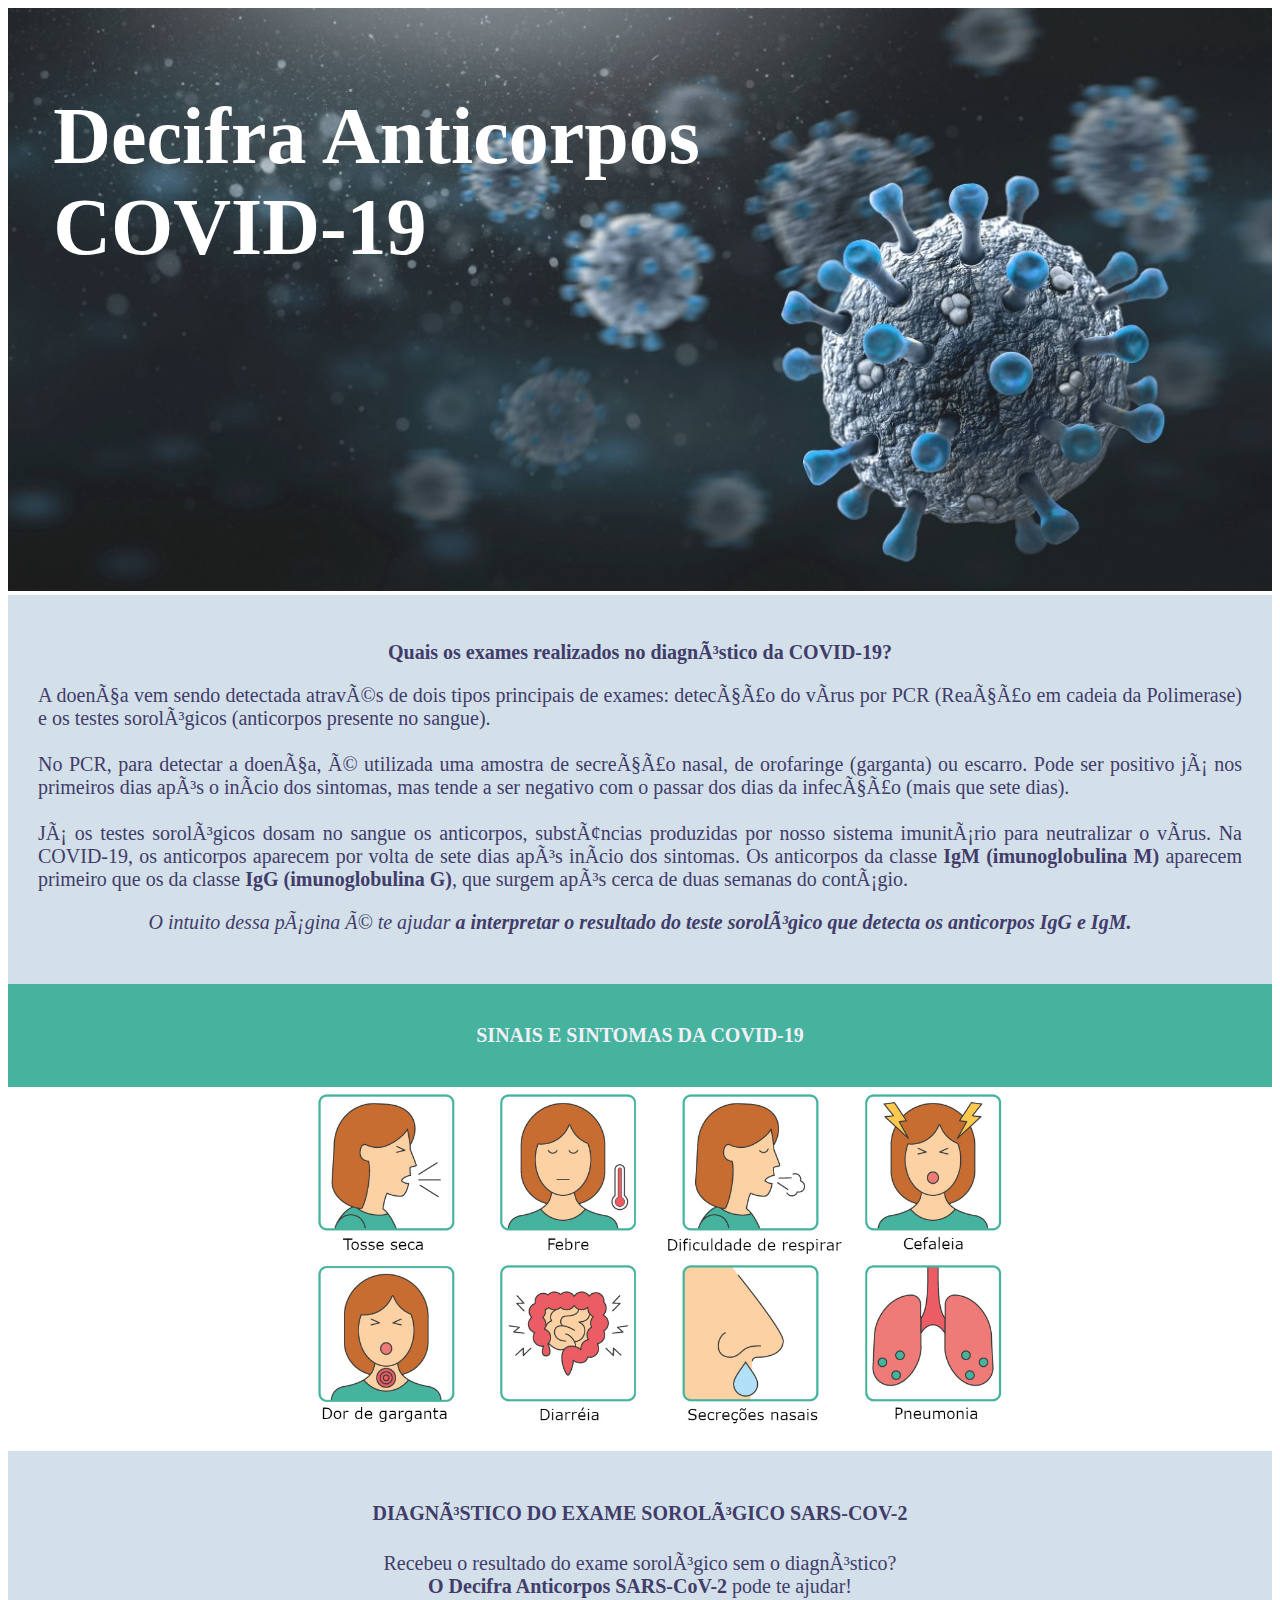
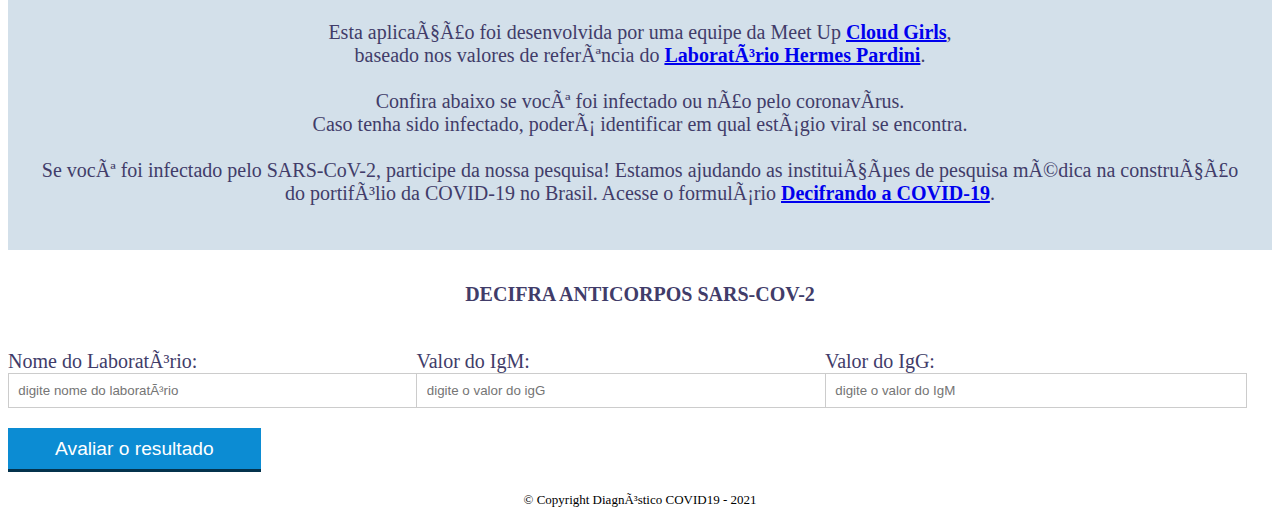
<file: projeto_covid_squad_mentoria/index_covid.html>
<!DOCTYPE html>
<html lang="pt-br">
    <head>
        <meta charset="UT-8">
        <title>Decifra Anticorpos COVID-19</title>

        <link rel="stylesheet" href = "css/style_covid.css">      
    </head>

    <body>
        
        <header class="header">
            <h1 class="titulo-topo">Decifra Anticorpos<br>COVID-19 <br><br></h1>
            <img id="banner" src="img/banner-covid.jpg">
        </header>    

        <div class="principal">
            <h2 class="titulo-principal">Quais os exames realizados no diagnóstico da COVID-19?</h2>

            <p class="paragrafo1">
                A doença vem sendo detectada através de dois tipos principais de exames: detecção do vírus por PCR (Reação em cadeia da Polimerase) e os testes sorológicos (anticorpos presente no sangue).<br>
                <br>No PCR, para detectar a doença, é utilizada uma amostra de secreção nasal, de orofaringe (garganta) ou escarro. 
                Pode ser positivo já nos primeiros dias após o início dos sintomas, mas tende a ser negativo com o passar dos dias da infecção (mais que sete dias).<br>
                <br>Já os testes sorológicos dosam no sangue os anticorpos, substâncias produzidas por nosso sistema imunitário para neutralizar o vírus.
                Na COVID-19, os anticorpos aparecem por volta de sete dias após início dos sintomas. 
                Os anticorpos da classe <strong>IgM (imunoglobulina M)</strong> aparecem primeiro que os da classe <strong>IgG (imunoglobulina G)</strong>, que surgem após cerca de duas semanas do contágio.<br>
            </p>

            <p id="missao">
                <em>O intuito dessa página é te ajudar <strong>a interpretar o resultado do teste sorológico que detecta os anticorpos IgG e IgM.</strong></em>
            </p>
        </div>

        <div class="secundario">
            <h3 class="titulo-secundario">Sinais e Sintomas da Covid-19</h3>

        <!--
            <ul>
                <li class="itens">Tosse</li>
                <li class="itens">Febre</li>
                <li class="itens">Dor de cabeça</li>
                <li class="itens">Dor de garganta</li>
                <li class="itens">Coriza</li>
                <li class="itens">Perda do Olfato e/ou paladar</li>
                <li class="itens">Diarreia, vômito e náuseas</li>
                <li class="itens">Dificuldades para respirar</li>
            </ul>
        --> 
        <!--
            <p id="paragrafo2">Alguns dos principais sintomas de COVID-19. Ilustração: annarodriguezdesign / Shutterstock.com</p>
        -->
        </div>

        <img id="figsintomas" src = "img/sintomas_covid.jpg">

        <div class="terciario">
            <h4 class="titulo-terciario">Diagnóstico do Exame Sorológico SARS-CoV-2</h4>
            <p class="paragrafo3">
                Recebeu o resultado do exame sorológico sem o diagnóstico?<br> 
                <strong>O Decifra Anticorpos SARS-CoV-2</strong> pode te ajudar!<br>
                <br>Esta aplicação foi desenvolvida por uma equipe da Meet Up <strong><a href = "https://www.cloudgirls.com.br">Cloud Girls</a></strong>, <br>baseado nos valores de referência do <strong><a href = "https://www.hermespardini.com.br/">Laboratório Hermes Pardini</a></strong>.<br> 
                <br>Confira abaixo se você foi infectado ou não pelo coronavírus.<br>
                Caso tenha sido infectado, poderá identificar em qual estágio viral se encontra.<br>
                <br>Se você foi infectado pelo SARS-CoV-2, participe da nossa pesquisa! Estamos ajudando as instituições de pesquisa médica na construção do portifólio da COVID-19 no Brasil. Acesse o formulário <strong><a href = "formulario.html">Decifrando a COVID-19</a></strong>.
            </p>
        </div>

		<form id="form-adiciona">
                <h5 class="titulo-terciario">Decifra Anticorpos SARS-Cov-2</h5>

				<div class="grupo">
					<label for="nome">Nome do Laboratório:</label>
					<input id="nome" name="nome" type="text" placeholder="digite nome do laboratório" class="campo">
				</div>

				<div class="grupo">
					<label for="igm">Valor do IgM:</label>
					<input id="igm" name="igm" type="text" placeholder="digite o valor do igG" class="campo campo-medio">
				</div>

				<div class="grupo">
					<label for="igg">Valor do IgG:</label>
					<input id="igg" name="igg" type="text" placeholder="digite o valor do IgM" class="campo campo-medio">
				</div>

                <button id="botao-diagnostico">Avaliar o resultado</button>                
            </form>       

        <script src = "js/teste_igg_igm.js"></script>

    </body>

    <footer>
        <p class = "copyright">&copy; Copyright Diagnóstico COVID19 - 2021</p>
    </footer>
</html>

<!--
    O <strong><a href ="interpretacao_igg_igm.html">Decifra Anticorpos</a></strong> pode te ajudar! 
    Para mais informações sobre a COVID-19, acesse o site <strong><a href = "https://covid.saude.gov.br/">Coronavírus Brasil</a></strong>, do governo federal.
-->
</file>
<file: projeto_alura_conf/css/base.css>
/* css/base.css - o css base servirá para várias outras partes e páginas do projeto*/

.container {
    width: 96%;
    margin: 0 auto; /*zero = topo e base; auto = esquerda e direita*/
}

.field {
    margin-bottom: 16px;
}

/*Por padrão um label é do tipo inline, assim como um input. Todavia, precisamos de um label acima do input. Conseguimos isso mudando seu modo de display de inline para block*/
/*.field .field-label*/
.field label {
    display: block;
    font-size: 20px;
    margin-bottom: 10px;
    font-weight: bold;
}

/*Precisamos que cada input tenha 100% do tamanho do seu elemento pai para esticar qualquer tamanho de tela. Para isso, transformaremos o elemento em block para que seja possível alterar a propriedade width*/
.field .field-input {
    display: block;
    width: 100%;
    font-size: 20px;
    padding: 5px; /*separar o conteúdo (texto a ser digitado) da borda da caixinha de input do e-mail*/
    border-radius: 5px;
    box-shadow: 1px 1px 10px #48A2A6;
}

.button {
    display: inline-block;
    color: white;
    text-decoration: none; /*para tirar o underline do link*/
    font-size: 18px;
    font-weight: bold;
    padding: 25px 50px;
    margin: 5px;
    background-color: #48A3A6;
    border-radius: 8px;
    box-shadow: 1px 1px 5px black;
}

/*Para que seja possível centralizar o botão, é o seu elemento PAI que precisa receber text-align*/
.button-place {
    text-align: center;
}
</file>
<file: projeto_alura_conf/css/header.css>
/* css/header.css */

.header {
    background: url('../img/destaque.jpeg') no-repeat;
    background-size: cover;
    padding-top: 32px;
}
  
.header .main-menu {
    text-align: center;
}
  
.header .main-menu .menu-item {
    display: inline-block;
    margin: 0 2px 32px 0;
}

.header .main-menu .menu-item a {
    color: white;
    padding: 16px;
    background: rgba(255, 255, 255, 0.1);
    border-radius: 4px;
    text-transform: uppercase;
    text-decoration: none; /*para tirar o underline do link*/
    transition: background-color 0.5s; /*tempo de transição da cor do fundo aplicada pelo efeito hover*/   
}

.header .main-menu .menu-item a:hover {
    background-color: #48A3A6;
}

.header .jumbotron {
    padding: 0 0 44px 0;
    text-align: center;
    text-transform: uppercase;
}

.header .panel-main {
    color: white;
    text-shadow: 4px 4px 10px black;
}

.header .jumbotron .title {
    /*font-size: 48px;*/
    font-size: 3em; /*3em = 3 x 28px (esse 28 é oruindo do @media)*/
}

/*
.header .panel-main .title {
    font-size: 48px;
}
*/

.header .jumbotron .subtitle {  
    color: #64ff64;
    /*font-size: 42px;*/
    font-size: 2.6em; /*2.6em = 2.6 x 28px (esse 28 é oruindo do @media)*/
    margin-top: 8px;
}

/*
.header .panel-main .subtitle {  
    color: #64ff64;
    font-size: 42px;
    margin-top: 8px;
}
*/

/* OBS: com a criação do botão de inscrição, decidiu-se criar um estilo único para todos os botões do projeto; com isso, a estilização css do button foi transferida para o base.css, o css comum a todo projeto.
.header .jumbotron .button {
    display: inline-block;
    color: white;
    text-decoration: none; //para tirar o underline do link//
    font-size: 18px;
    font-weight: bold;
    padding: 25px 50px;
    margin: 5px;
    background-color: #48A3A6;
    border-radius: 8px;
    box-shadow: 1px 1px 5px black;
}
*/

.header .jumbotron .panel-subscribe {
    margin-top: 28px;
}

@media(min-width: 650px) {
    .header .jumbotron {
        font-size: 28px;
    }
}
</file>
<file: projeto_alura_conf/css/about.css>
/* css/about.css */

.panel-about {
    margin-top: 20px;
    text-align: center;
}

.panel-about .title {
    font-size: 40px;
    margin-bottom: 16px;
}

.panel-about .subtitle {
    font-size: 24px;
    margin-bottom: 16px;
}

.panel-about .about-description {
    font-size: 18px;
    line-height: 35px;
}
</file>
<file: projeto_alura_conf/css/speakers.css>
/* css/speakers.css */

.panel-speakers {
    background: #EF7247;
    padding-top: 40px;
}

.panel-speakers .about-speakers {
    text-align: center;
}

/*.panel-speakers .about-speakers .title*/
.panel-speakers .title  {
    color: white;
    font-size: 40px;
    text-transform: uppercase;
    margin-bottom: 16px;
 
}

/*.panel-speakers .about-speakers .subtitle*/
.panel-speakers .subtitle {
    color: white;
    font-size: 32px;
    margin-bottom: 16px;
}

.panel-speakers .speakers {
    text-align: center;
}

.panel-speakers .speaker {
    display: inline-block;
    background-color: white;
    margin: 0 16px 32px 0; /*topo, direita, base, esquerda*/
    padding: 18px;
    width: 220px;
    border-radius: 10px;        
    vertical-align: top; /*alinhar as caixinhas pelo topo*/
}

.panel-speakers .speaker-image {
    border-radius: 50%;
    height: 120px;
    width: 120px;
}

.panel-speakers .speaker-name {
    margin-top: 10px;
}

.panel-speakers .speaker-bio {
    font-weight: bold;
    margin-top: 16px;
}

.panel-speakers .speaker-speach {
    font-size: 16px;
    margin-top: 16px;
    /*padding-top: 8px;*/
    
}
</file>
<file: projeto_alura_conf/css/form.css>
/* css/form.css */

.panel-form {
    margin-top: 32px;
}

.panel-form .title {
    font-size: 32px;
    color: #EF7247;
    text-align: center;
    text-transform: uppercase;
}
</file>
<file: projeto_aparecida_nutricao/css/index.css>
*{
	box-sizing: border-box;
 }

body{
	font-family: "Helvetica Neue", "Helvetica", Helvetica, Arial, sans-serif;
	font-size: 14px;
}

header{
	background-color: #333;
	height: 3em;
	color: #FFF;
	margin-bottom: 1em;
}

header h1{
	font-size: 2em;
	display:inline-block;
	vertical-align:	middle;
}
header h2{
	font-size: 2em;
	display:inline-block;
	vertical-align:	middle;
}

header .container:before{
	content: '';
	display:inline-block;
	height: 100%;
	vertical-align:	middle;
}

.container{
	width: 60%;
	height: 100%;
	margin: 0 auto;
}

section{
	margin: 2em 0;
	overflow: hidden;
}

section h2{
	font-size: 3em;
	display: block;
	padding-bottom: .5em;
	border-bottom: 1px solid #ccc;
	margin-bottom: .5em;
}

table{
	width: 100%;
	margin-bottom : .5em;
    table-layout: fixed;

}

td, th {
	padding: .7em;
	margin: 0;
	border: 1px solid #ccc;
	text-align: center;
}

th{
	font-weight: bold;
	background-color: #EEE;
}

label{
	color: #555;
	display: block;
	margin-bottom: .2em;
}

.campo{
	margin: 0;
	padding-bottom: 1em;
	width: 100%;
	border: 1px solid #ccc;
	padding: .7em;
	width: 100%;
}

.campo-medio{
	display: inline-block;
	padding-right: .5em;
}

.grupo{
	width: 32%;
	display: inline-block;
	padding: 10px 0px;
}

button{
	padding: .5em 2em;
	border: 0;
	border-bottom: 3px solid;
	font-size: 1.2em;
	cursor: pointer;
	margin: 0;
	margin-top: -3px;
	color: #fff;
	background-color:#0c8cd3;
	border-color: #04324c;
	width: 20%;
    display: block;
    clear: both;
    margin: 10px 0px;

}

button:active{
	margin-top:0px;
	border: 0;
}

button[disabled=disabled], button:disabled {
    background-color: gray;
	border-color: darkgray;

}

.adicionar-paciente{
    margin-top: 30px;
}

.campo-invalido{
	border: 1px solid red;
}

.paciente-invalido {
    background-color: lightcoral;
}

#mensagens-erro {
	color: red;
}

.fadeOut {
    opacity: 0;
    transition: 0.5s;
}

#filtrar-tabela {
    width: 200px;
    height: 35px;
    margin-bottom: 10px;
}

.invisivel{
    display: none;
}
</file>
<file: projeto_barbearia_alura/css/style.css>
body {
    font-family: 'Montserrat', sans-serif;
}

header {
    background: #BBBBBB;
    padding: 20px 0;
}

.caixa {
    position: relative;
    width: 940px;
    margin: 0 auto;
}

nav {
    position: absolute;
    top: 110px;
    right: 0;
}

nav li {
    display: inline;
    margin: 0 0 0 15px;
}

nav a {
    text-transform: uppercase;
    color:black;
    font-weight: bold;
    font-size: 22px;
    text-decoration: none;
}

nav a:hover {
    color: #C78C19;
    text-decoration: underline;
}

.produtos {
    width: 940px;
    margin: 0 auto;
    padding: 50px 0;
}

.produtos li {
    display: inline-block;
    text-align: center;
    width: 30%;
    vertical-align: top;
    /*background: #CCCCCC;*/
    margin: 0 1.5%; /*espaçamento externo, zero para cima e para baixo e 1.5% para os lados*/
    padding: 30px 20px; /*espaçamento interno, 30 pixels para cima e para baixo e 20 pixels para as laterais*/
    box-sizing: border-box; /*os meus 30%, agora são definitivos, são sempre a largura e esses pixels de espaçamento interno, estão dentro desses 30%. A gente tem um espaçamento interno de 20 pixels para cada lado e a gente tem um elemento ocupando 30% da largura*/
    /*border-color: #000000;
    border-width: 2px;
    border-style: solid;*/
    border: 2px solid #000000;/*declaração unificada de borda = tamanho, a configuração (tipo) e por último a cor.*/
    border-radius: 10px; /*propriedade border-radius = desenhar o canto arredondado dos elementos.*/
    /*border-radius: 10px 20px 30px 40px;*/
}

.produtos li:hover {
    border-color: #C78C19;
}

.produtos li:active {
    border-color: #088C19;
}

.produtos li:hover h2 {
    font-size: 34px;
    /*Eu quero que o h2, quando o mouse estiver por cima do “li” dos produtos, ele tenha o tamanho de fonte de 34 pixels.*/
}

.produtos h2 {
    font-size: 30px;
    font-weight: bold;
}

.produto-descricao {
    font-size: 18px;
}

.produto-preco {
    font-size: 22px;
    font-weight: bold;
    margin: 10px 0 0;
    /*margin-top: 10px; = margin: 10px 0 0;*/
}

footer {
    text-align: center;
    background: url("../img/bg.jpg");
    padding: 40px 0;
}

.copyright {
    color: #FFFFFF;
    font-size: 13px;
    margin: 20px 0 0;
}

form {
    margin: 40px 0;
}

form label, form legend {
    display: block;
    font-size: 20px;
    margin: 0 0 20px;
}

.input-padrao {
    display: block;
    margin: 0 0 20px;
    padding: 10px 25px;
    width: 50%;
}

.checkbox {
    margin: 20px 0;
}

.enviar {
    width: 40%;
    padding: 15px 0;
    background: orange;
    color: white;
    font-weight: bold;
    font-size: 18px;
    border: none;
    border-radius: 5px;
    /*transition: 1s background;*/
    transition: 1s all;
    cursor: pointer;
}

.enviar:hover {
    background: darkorange;
    transform: scale(1.2);
}

table {
    margin: 20px 0 40px;
}

thead {
    background: #555555;
    color: white;
    font-weight: bold;
}

td, th {
    border: 1px solid #000000;
    padding: 8px 15px;
}

/*css da página inicial*/

.banner {
    width: 100%;
}

.titulo-principal {
    text-align: center;
    font-size: 2em;
    margin: 0 0 1em;
    clear: left; /*clear "limpa" o float que está posicionado à esquerda, colocado em 'utensilios'*/
    /*text-shadow: 2px 2px #555555; /*exemplo de como criar sombras em textos*/
    /*color: rgba(0, 0, 0, 0.4); /*Com CSS 3, podemos utilizar mais uma camada - a de opacidade, chamada alfa - nas cores em RGB. Para tanto, utilizamos o rgba e definimos os valores que desejamos*/
}

/*.titulo-principal:first-letter {
    font-weight: bold;
}*/

.principal {
    padding: 3em 0; /* 3em pra cima e pra baixo e zero para laterais*/
    background: #fefefe;
    width: 940px;
    margin: 0 auto;
}

.principal p {
    margin: 0 0 1em;
}

.principal strong{
    font-weight: bold;
}

.principal em {
    font-style: italic;
}

.utensilios {
    width: 120px;
    float: left;
    margin: 0 20px 20px 0; /*margem de 20px para a direita, 20px para baixo e 0 para a esquerda*/
}

.mapa {
    padding: 3em 0;
    background: linear-gradient(#FEFEFE, #888888);
    /*background: linear-gradient(green,lightgreen); 
     background: linear-gradient(45deg,lightgreen,green,darkgreen);
     no linear-gradient podemos add quantas cores quisermos, que o CSS irá administrá-las automaticamente. É possível, inclusive, ajustar a inclinação das cores, por exemplo 45deg e então ficarão posicionadas em 45graus.  há valores subentendidos em cada uma delas, na sequência: 0%, 25%, 50%, e 75% para a última cor da sequência. Mas podemos manipular esses valores de acordo com nosso interesse(green 50%) Além do degradê linear(linear-gradient) temos ainda a opção radial(radial-gradient)*/   
}

.mapa-conteudo {
    width: 940px;
    margin: 0 auto;
}

.mapa p {
    margin: 0 0 2em;
    text-align: center;
}

.beneficios {
    padding: 3em 0;
    background: #888888;
    /*box-shadow: inset 0 0 30px #ff0000; /*exemplo de como criar sombras internas*/
}

.conteudo-beneficios {
    width: 640px;
    margin: auto;
}

.lista-beneficios {
    width: 40%;
    display: inline-block;
    vertical-align: top; /*para que a lista não fique alinhada pela parte inferior, mas sim pela parte superior, usar vertical-align com o valor top*/
}

.imagem-beneficios {
    width: 60%;
    opacity: 1;
    transition: 400ms;
    box-shadow: 10px 10px 10px #000000;
    /*box-shadow: 10px 10px 5px 20px #000000, -10px -10px yellow, -20px 20px rgba(255,0,0,0.5); 
    /*propriedade para gerar sombra: box-shadow. Ela possuui eixo X, T e uma cor. Nesse caso, deslocamos 10px no eixo X e Y, a cor que utilizaremos será preto. Podemos melhorar a qualidade estética dessa sombra ao adicionarmos uma terceira propriedade chamada blur, em que podemos aplicar um nível de desfoque específico, no caso, inseriremos um valor de 5px. Quanto maior a quantidade de pixels que inserirmos, mais claro sera o efeito de desfoque. Temos ainda uma quarta propriedade que configura a intensidade da borda a partir do tamanho do elemento, isto é, o tamanho da sombra projetada. Neste caso, inseriremos 20px. Podemos adicionar várias sombras em um mesmo elemento, basta que o conteúdo esteja separado por uma vírgula. Essa nova sombra terá valores negativos e terá a cor amarela. Podemos, ainda, inserir uma terceira sombra com a cor rgba() com a camada de opacidade e borda vermelha*/
}

.imagem-beneficios:hover { 
    opacity: 0.4;
    /*propriedade opacity que pode ter valores entre 0 a 1 (100%), sendo que 0 o elemento estará totalmente oculto. Se quisermos exibir a imagem com opacidade de 40%, ajustamos o valor para 0.4*/
}

.itens {
    line-height: 1.5;
}

.itens:first-child {
    font-weight: bold;
    /*outros pseudo-elementos: last-child, nth-child() se receber, por exemplo o número 4, se refere ao quarto elemento da lista. Podemos ainda utilizar valores como 2n com o nth-child(), o que quer dizer marcamos todos os elementos pares da lista, isto é, o segundo, quarto e sexto elemento da lista ficam em negrito.*/
} 

.itens:before {
    content: "\25B6";
}

.video {
    width: 560px;
    margin: 2em auto; /*1em pra cima e pra baixo e automática nas laterais*/
}

@media screen and (max-width: 480px) {
    .caixa, .principal, .conteudo-beneficios, .mapa-conteudo, .video {
        width: auto; 
        /*Precisaremos, então, adaptar o CSS para que ele funcione na tela do celular. Precisamos entregar para telas até 450px um estilo diferente, e faremos isso por meio de media queries. Perguntaremos ao navegador qual é o tamanho da tela em questão e, se for aquele que desejamos, entregaremos o estilo correto. Para realizar isso, utilizaremos o @media, com o valor do tipo de tela screen e a pesquisa. Todas as telas que tenham até 450, terão esse estilo diferente, reescrito*/
    }

    h1 {
        text-align: center;
    }

    nav {
        position: static;
    }

    .lista-beneficios, imagem-beneficios {
        width: 100%
    }
}
       

/*
Quero um espaçamento para a esquerda. Então, primeiro para o topo, depois para a direita, terceiro para baixo, por último para a esquerda, 0 0 0 15 pixels
propriedade text-transform é a responsável pela transformação do texto para maiúsculo, quando usamos o valor uppercase

na minha caixa, o espaçamento externo, ou seja, a margem, para cima e para baixo seja zero e para direita e para a esquerda, elas se calculem automaticamente e para isso, a gente declara que elas são auto, de automáticos. 
o meu menu está colado na minha caixa, porque o meu menu é absoluto, mas a minha caixa é relativa, então ele é absoluto em relação a esse elemento que também levantou do meu HTML.
no meu header, eu vou botar um padding de 20 pixels para cima e para baixo e zero para a direita e para a esquerda.  

Comportamento do elemento quando add o padding: o elemento aumenta o seu tamanho. Quando declaro que existe um espaçamento interno, estou aumentando o conteúdo.
O elemento aumenta a sua largura, já que o tamanho dele ficou maior. A não ser que a propriedade box-sizing tenha o valor border-box.

Na estrutura de "caixas" do CSS, a borda fica posicionada entre o padding e a margin = declarando borda unificada

HOVER = mapeamos o comportamento do mouse por cima do elemento, e podemos usar isso para destacar visualmente o elemento em questão.
    ou seja, quando o mouse estiver por cima de alhum elemento, há troca de cor e/ou inserção underline desse elemento.
ACTIVE = quando um elemento está sendo ativado pelo usuário

Como adicionamos uma imagem de fundo em um elemento? Com o valor url no background do elemento,  referenciando o endereço da imagem na url().

Digamos que você está em uma pasta que está no mesmo nível hierárquico de img. Por exemplo, tem a pasta "principal" e dentro dela tem as pastas "img" e "web". Se o seu html estiver na pasta "web" e você quer acessar a foto.jpg da pasta "img" vai ter que voltar um nível na hierarquia. Então vai usar "../img/foto.jpg". Outra opção é pegar a imagem tacar no Browser, copiar o link, e por no seu html.

Se quisermos que a fonte de titulo-principal seja o dobro da fonte padrão, independe do tamanho dessa fonte padrão, utilizamos a medida 'em', a media proporcional para pixels. Se quisermos duas vezes o tamanho base (15 pixels), basta escrever '2em'.

Incluiremos uma margem de 0 0 1em. É sempre interessante inserir um espaçamento que seja proporcional ao tamanho da fonte, o que facilita a leitura do usuário.

Usando o pseudo-elemento: para seleção de elementos específicos temos três opções: a primeira delas é utilizar uma classe pseudo-elemento first-child. Temos seis itens que são irmãos nos itens da lista, e as alteração serão feitas no primeiro item. Escreveremos que o peso da fonte será em negrito.
*/
</file>
<file: projeto_alura_typer/public/css/libs/google-fonts.css>
/* fallback */
@font-face {
  font-family: 'Material Icons';
  font-style: normal;
  font-weight: 400;
  src: local('../../fonts/Material Icons'), local('../../fonts/MaterialIcons-Regular'), url(https://fonts.gstatic.com/s/materialicons/v17/2fcrYFNaTjcS6g4U3t-Y5ZjZjT5FdEJ140U2DJYC3mY.woff2) format('woff2');
}

.material-icons {
  font-family: 'Material Icons';
  font-weight: normal;
  font-style: normal;
  font-size: 24px;
  line-height: 1;
  letter-spacing: normal;
  text-transform: none;
  display: inline-block;
  white-space: nowrap;
  word-wrap: normal;
  direction: ltr;
  -webkit-font-feature-settings: 'liga';
  -webkit-font-smoothing: antialiased;
}
</file>
<file: projeto_alura_typer/public/css/index.css>
.card{
	width: 49%;
	display: inline-block;
	vertical-align: top;
}


#botao-jogue{
	width: 150px;
	display: block;
	margin: 50px auto;
}

/*
.imagem-jogo {
	border: 2px solid gray;
}
*/

.slider {
    height: auto;
}

.slick-prev:before, .slick-next:before{
    color: black;
}
</file>
<file: projeto_barbearia_alura/css/style-home.css>
/**
body {
    background: #cccccc
}
**/

#banner {
    width: 100%;
}

.principal {
    background: #cccccc
    padding: 30px;
}

.titulo-principal {
    padding-left: 20px;
}

/**
h1 {
    text-align: center;
}
**/

.titulo-centralizado {
    text-align: center;
}

p {
    text-align: center;
} 

#missao {
    font-size: 20px;
}

/**
em strong {
    color: red
}
**/

em strong {
    color: #FF0000
}

.itens {
    font-style: italic
}

.beneficios {
    background: #FFFFFF
    padding: 20px;
}

/**
h2 {
    text-align: center;
}
**/

ul {
    display: inline-block;
    vertical-align: top;
    width: 20%;
    margin-right: 15%;
}

.imagembeneficios {
    width: 50%;
}
</file>
<file: projeto_covid_squad_mentoria/css/style_formulario.css>
*{
    margin: 2;
    padding: 0;
}

#titulo{
    font-family: sans-serif;
    color:midnightblue;
    margin-left: 2%
}

#subtitulo{
    font-family: sans-serif;
    color: midnightblue;
    margin-left: 5%;

}

fieldset{
    border: 0;
}

body{
    background-color: aliceblue;
    font-family: sans-serif;
    font-size: 1em;
    color:midnightblue;
    margin-left: 2%;
    margin-top: 2%;
    justify-content: center;
}

input, select, textarea, button{
    border-radius: 5px;
}

.campo{
    margin-bottom: 1em;
}

.campo label{
    margin-bottom: 0.2em;
    color:royalblue;
    /*display: block;*/
}

fieldset .grupo .campo{
    float: left;
    margin-left: 1em;
}

.campo input[type="text"], .campo select, .campo textarea{
    padding: 0.2em;
    border: 1px solid cornflowerblue;
    box-shadow: 2px 2px 2px rgba(0,0,0,0.2);
    display: block;
}

.campo select option{
    padding-right: 1em;
}

.campo input:focus, .campo select:focus, .campos textarea:focus{
    background: #E0E0f8;
}

.botao{
    font-size: 1.2em;
    background: rgb(2, 85, 117);
    width: 12%;
    color:#ffffff;
    border:0;
    padding-bottom: 20%;
    margin-bottom: 50%;  
    padding: 0.2em 0.6em;
    box-shadow: 2px 2px 2px rgba(0,0,0,0.2);
    text-shadow: 1px 1px 1px rgba(0,0,0,0.5);
    position: absolute;    
}

.botao:hover{
    background: steelblue;
    box-shadow: inset 2px 2px 2px rgba(0,0,0,0.2);
    text-shadow: none;
}
</file>
<file: projeto_covid_squad_mentoria/css/style_covid.css>
.header {
    display: inline-block;
    position: relative;
    width: 100%;
}

#banner {
    width: 100%;
}

.titulo-topo {
    position:absolute;
    top:5%;
    left: 2%;
    padding-left: 20px;
    font-family: verdana;
    font-size: 80px;
    color: white;
}

.principal {
    background: #d3e0ea;
    padding: 30px;
    color: #413c69;
}

.titulo-principal {
    text-align:center;
    font-family: verdana;
    font-size: 20px;
    color: #413c69;
}

.paragrafo1 {
    text-align: justify;
    font-size: 20px;
    font-family: verdana;
    color: #413c69;
}

#missao {
    text-align: center;
    font-size: 20px;
    font-family:verdana;
    color: #413c69;
}

em strong {
    color:#413c69;
    font-family: verdana;
}

.secundario {
    background: rgb(70, 179, 158);
    padding: 20px;
    font-family: verdana;
    color: #413c69;
}

.titulo-secundario {
    text-transform: uppercase;
    text-align:center;
    font-family: verdana;
    font-size: 20px;
    color: #f1f0f8;
}

/*
.itens li {
    display: inline-block;
    vertical-align: top;
    text-align: left;
    font-family: sans-serif
    font-style: bold;  
}
*/

#figsintomas {
    width: 55%;
    margin-left: 24%;
    margin-block-end: 20px;     
}

#paragrafo2 {
    font-size: 13px;
    font-family: verdana;
    text-align:center;
    position: absolute;
    top: 1485px;
    color: #413c69;
}

.terciario {
    background: #d3e0ea;
    padding: 25px;
    font-family: sans-serif;
    color: #413c69;
}

.titulo-terciario {
    text-transform: uppercase;
    text-align:center;
    font-family: verdana;
    font-size: 20px;
    color: #413c69;
  
}

.paragrafo3 {
    text-align: center;
    font-size: 20px;
    font-family: verdana;
    color: #413c69;
}

.copyright {
    color: black;
    font-size: 13px;
    font-family: 'Trebuchet MS';
    text-align:center;
    margin: 20px 0 0;
}

#form-adiciona {
    background: white;
}

.campo{
	margin: 0;
	padding-bottom: 1em;
	width: 100%;
	border: 1px solid #ccc;
	padding: .7em;
	width: 100%;
}

.campo-medio{
	display: inline-block;
	padding-right: .5em;
}

.grupo{
	width: 32%;
	display: inline-block;
	padding: 10px 0px;
    font-family: verdana;
    font-size: 20px;
    color: #413c69;
}

button{
	padding: .5em 2em;
	border: 0;
	border-bottom: 3px solid;
	font-size: 1.2em;
	cursor: pointer;
	margin: 0;
	margin-top: -3px;
	color: #fff;
	background-color:#0c8cd3;
	border-color: #04324c;
	width: 20%;
    display: block;
    clear: both;
    margin: 10px 0px;

}

button:active{
	margin-top:0px;
	border: 0;
}

button[disabled=disabled], button:disabled {
    background-color: gray;
	border-color: darkgray;

}
</file>
